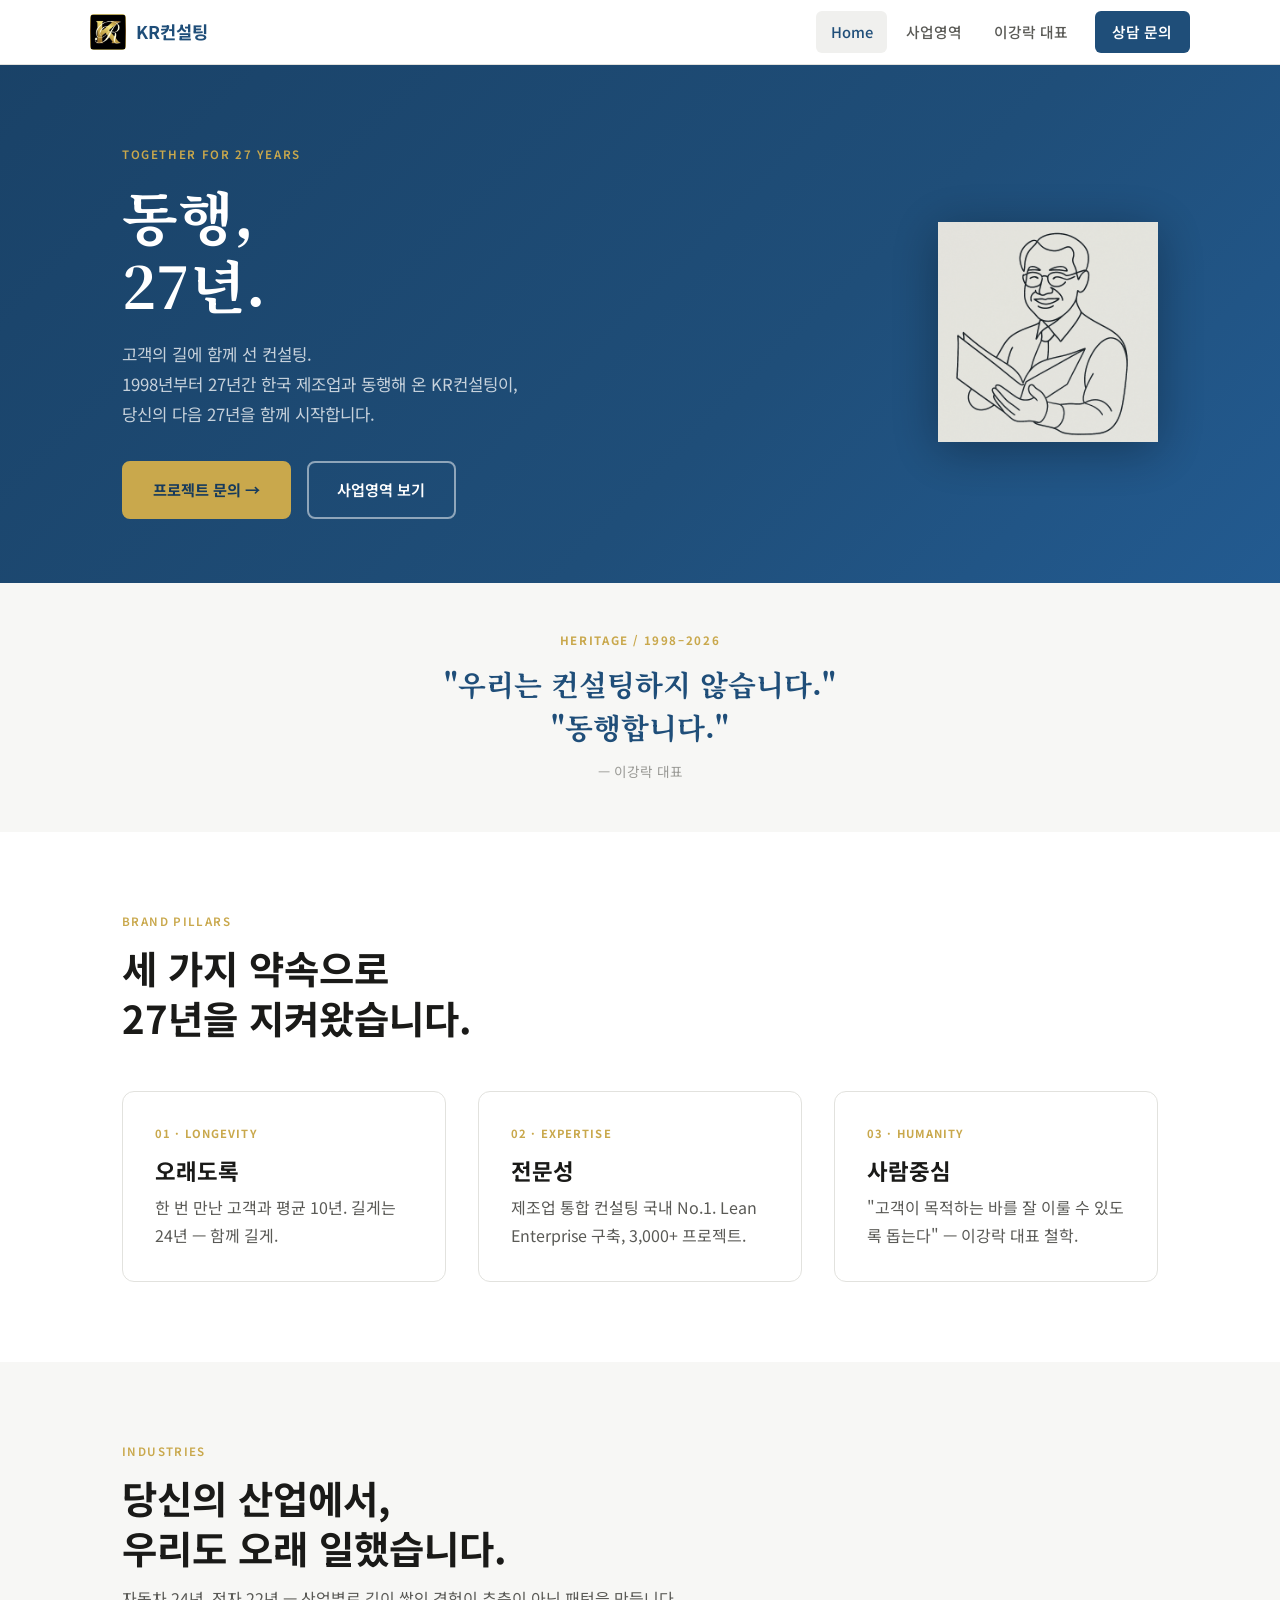
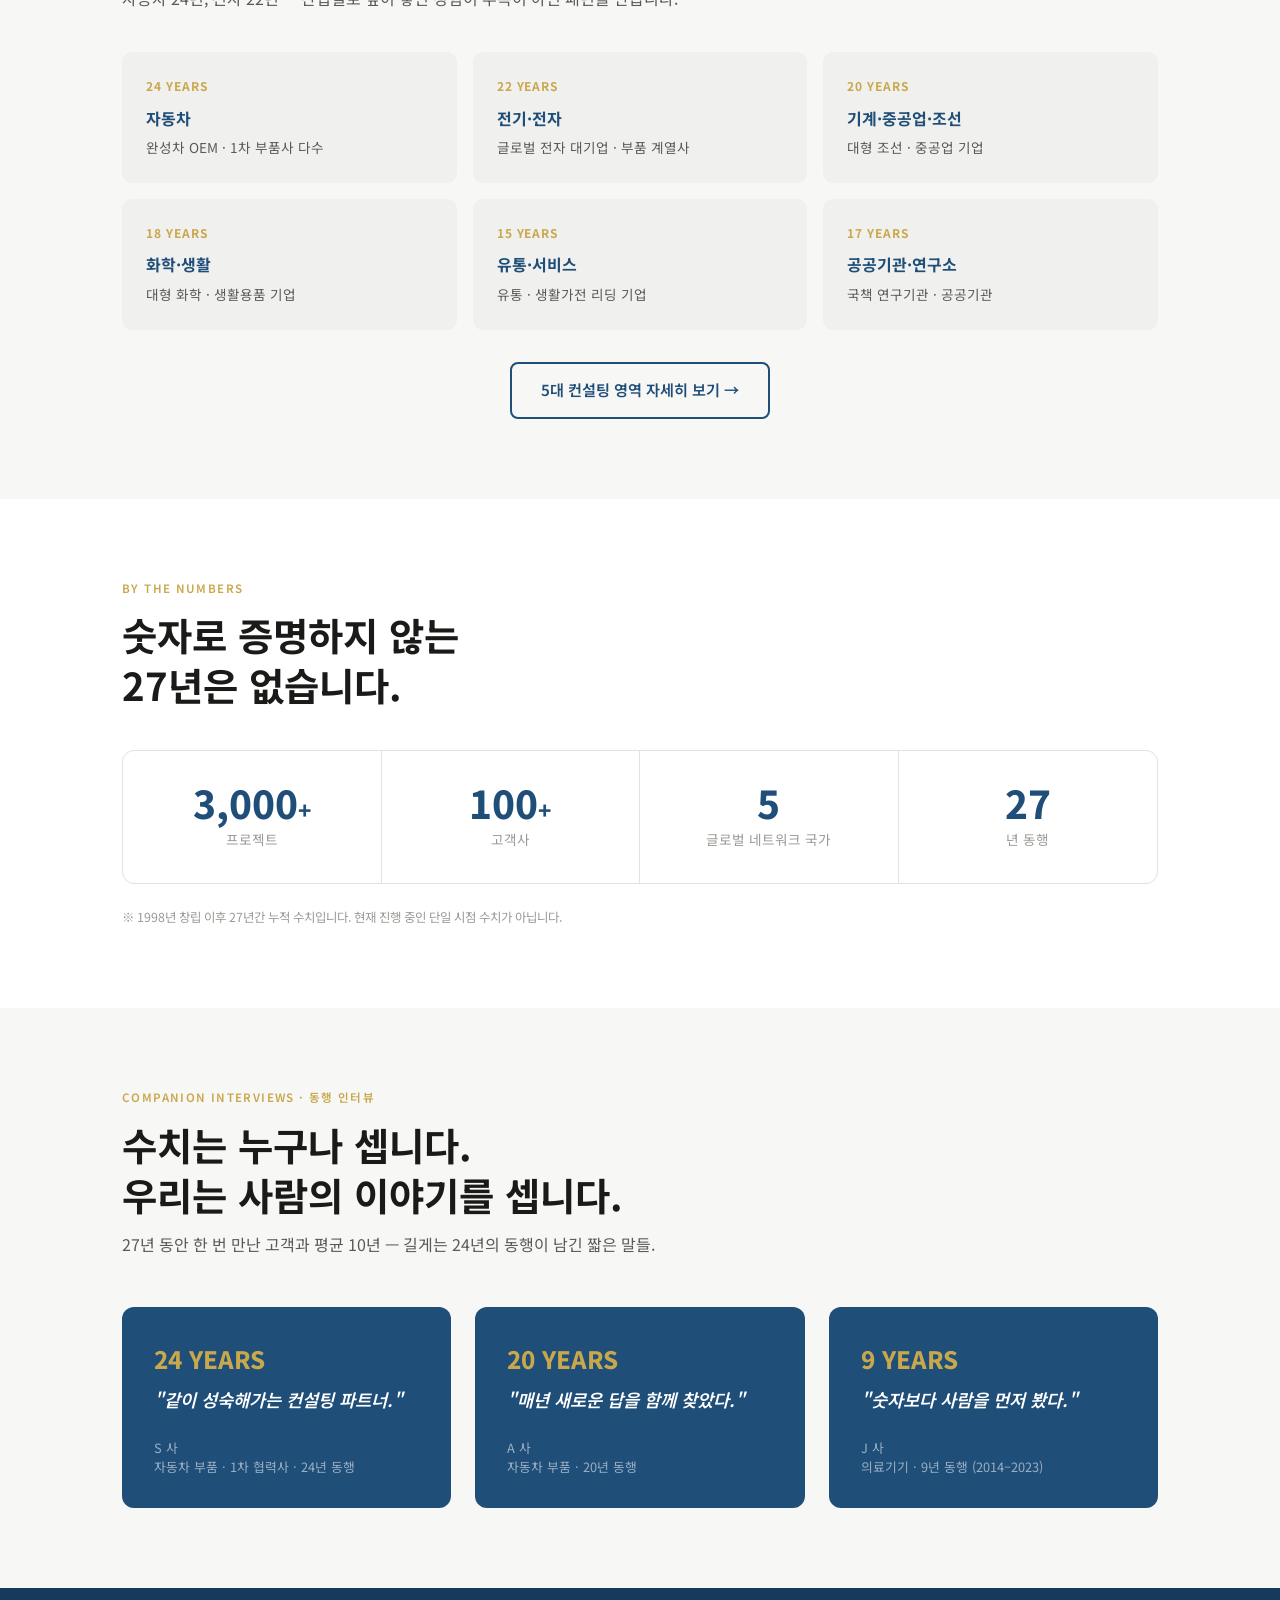
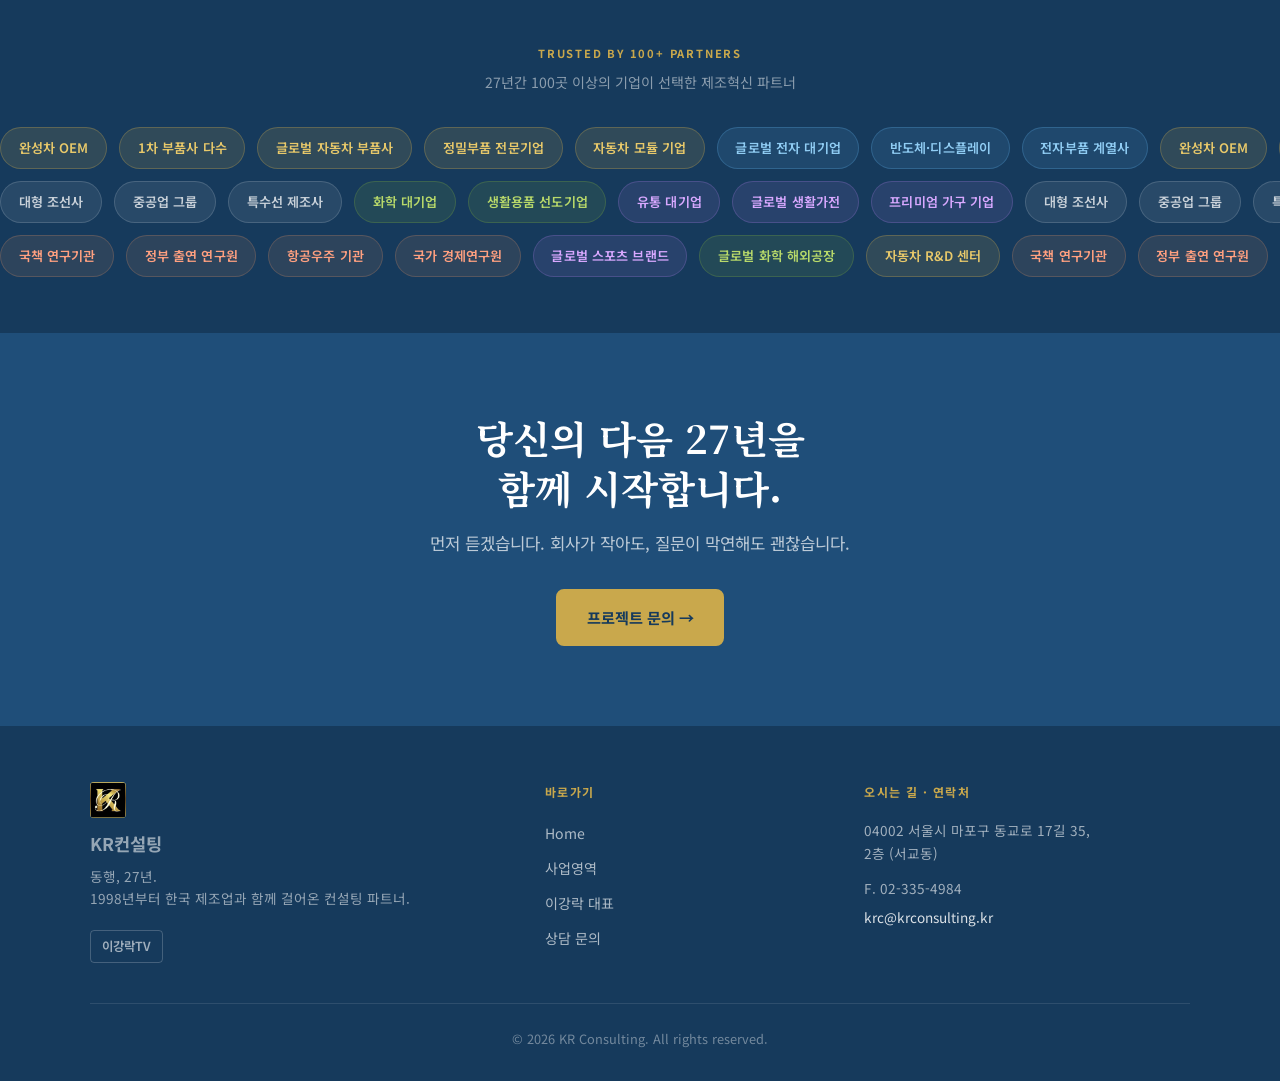
<file: index.html>
<!DOCTYPE html>
<html lang="ko">
<head>
  <meta charset="UTF-8">
  <meta name="viewport" content="width=device-width, initial-scale=1.0">
  <title>KR컨설팅</title>
  <meta name="description" content="제조업 27년 컨설팅 파트너 KR컨설팅 — 제조시스템·원가·품질·전략·R&D 5대 혁신. 누적 3,000+ 프로젝트·100+ 고객사.">
  <meta name="keywords" content="KR컨설팅,이강락,제조업 컨설팅,원가 절감,공장 레이아웃,Lean Enterprise,스마트팩토리,6시그마,TOC,공장 혁신,중소기업 컨설팅,제조혁신">
  <meta name="author" content="KR컨설팅">
  <meta name="robots" content="index, follow">
  <meta name="theme-color" content="#1F4E79">
  <!-- Open Graph -->
  <meta property="og:title" content="KR컨설팅">
  <meta property="og:description" content="1998년부터 27년간 한국 제조업과 동행해 온 컨설팅 파트너. 3,000+ 프로젝트, 100+ 고객사, 5개국 글로벌 네트워크.">
  <meta property="og:type" content="website">
  <meta property="og:url" content="https://krconsulting.kr">
  <meta property="og:locale" content="ko_KR">
  <meta property="og:site_name" content="KR컨설팅">
  <meta property="og:image" content="https://krconsulting.kr/images/kr-logo.jpg">
  <!-- Twitter Card -->
  <meta name="twitter:card" content="summary">
  <meta name="twitter:title" content="KR컨설팅">
  <meta name="twitter:description" content="1998년부터 27년간 한국 제조업과 동행해 온 컨설팅 파트너. 3,000+ 프로젝트, 100+ 고객사.">
  <meta name="twitter:image" content="https://krconsulting.kr/images/kr-logo.jpg">
  <!-- Fonts -->
  <link rel="preconnect" href="https://fonts.googleapis.com">
  <link rel="preconnect" href="https://fonts.gstatic.com" crossorigin>
  <link href="https://fonts.googleapis.com/css2?family=Noto+Sans+KR:wght@400;500;600;700;800&family=Noto+Serif+KR:wght@600;700&display=swap" rel="stylesheet">
  <!-- Stylesheet -->
  <link rel="stylesheet" href="css/style.css">
  <!-- Favicon -->
  <link rel="icon" href="images/kr-logo.jpg">
  <link rel="apple-touch-icon" href="images/kr-logo.jpg">
  <!-- Canonical -->
  <link rel="canonical" href="https://krconsulting.kr">
</head>
<body>

  <a href="#main-content" class="skip-link">본문 바로가기</a>

  <!-- ===== HEADER ===== -->
  <header class="site-header">
    <div class="header-inner">
      <a href="index.html" class="logo-wrap">
        <!-- 이미지: /images/kr-logo.jpg 로 교체 필요 -->
        <img src="images/kr-logo.jpg" alt="KR Consulting 로고" onerror="this.style.display='none'">
        KR컨설팅
      </a>
      <nav class="main-nav" id="main-nav" aria-label="주요 메뉴">
        <a href="index.html" class="active">Home</a>
        <a href="/about/">사업영역</a>
        <a href="/leekangrak/">이강락 대표</a>
        <a href="/contact/" class="nav-cta">상담 문의</a>
      </nav>
      <button class="nav-toggle" id="nav-toggle" aria-label="메뉴 열기" aria-expanded="false" aria-controls="main-nav">
        <svg width="22" height="22" viewBox="0 0 24 24" fill="none" stroke="currentColor" stroke-width="2" stroke-linecap="round" stroke-linejoin="round">
          <line x1="3" y1="6" x2="21" y2="6"/><line x1="3" y1="12" x2="21" y2="12"/><line x1="3" y1="18" x2="21" y2="18"/>
        </svg>
      </button>
    </div>
  </header>

  <main id="main-content">

    <!-- ===== HERO ===== -->
    <section class="hero" aria-label="메인 히어로">
      <div class="hero-inner container" style="max-width:1100px;margin:0 auto;">
        <div>
          <p class="hero-label">Together for 27 Years</p>
          <h1 class="serif">동행,<br> 27년.</h1>
          <p class="hero-sub">
            고객의 길에 함께 선 컨설팅.<br>
            1998년부터 27년간 한국 제조업과 동행해 온 KR컨설팅이,<br>
            당신의 다음 27년을 함께 시작합니다.
          </p>
          <div class="hero-actions">
            <a href="/contact/" class="btn btn-gold">프로젝트 문의 →</a>
            <a href="/about/" class="btn btn-ghost">사업영역 보기</a>
          </div>
        </div>
        <!-- 이미지: /images/leekangrak-C.png 로 교체 필요 -->
        <img
          class="hero-img"
          src="images/leekangrak-C.png"
          alt="이강락 대표 캐리커처"
          onerror="this.style.display='none'"
        >
      </div>
    </section>

    <!-- ===== QUOTE ===== -->
    <section class="section-sm bg-off-white">
      <div class="container" style="max-width:1100px;margin:0 auto;text-align:center;">
        <p style="font-size:0.72rem;font-weight:700;letter-spacing:0.14em;text-transform:uppercase;color:#C9A84C;margin-bottom:0.75rem;">Heritage / 1998–2026</p>
        <blockquote style="font-size:clamp(1.2rem,2.5vw,1.8rem);font-weight:700;color:#1F4E79;font-family:'Noto Serif KR',serif;line-height:1.5;max-width:640px;margin:0 auto 0.75rem;">
          "우리는 컨설팅하지 않습니다."<br>"동행합니다."
        </blockquote>
        <p style="font-size:0.85rem;color:#9a9a96;">— 이강락 대표</p>
      </div>
    </section>

    <!-- ===== BRAND PILLARS ===== -->
    <section class="section">
      <div class="container" style="max-width:1100px;margin:0 auto;">
        <p class="section-label">Brand Pillars</p>
        <h2>세 가지 약속으로<br>27년을 지켜왔습니다.</h2>
        <div class="pillars-grid">
          <div class="pillar-card">
            <p class="pillar-num">01 · LONGEVITY</p>
            <h3>오래도록</h3>
            <p>한 번 만난 고객과 평균 10년. 길게는 24년 — 함께 길게.</p>
          </div>
          <div class="pillar-card">
            <p class="pillar-num">02 · EXPERTISE</p>
            <h3>전문성</h3>
            <p>제조업 통합 컨설팅 국내 No.1. Lean Enterprise 구축, 3,000+ 프로젝트.</p>
          </div>
          <div class="pillar-card">
            <p class="pillar-num">03 · HUMANITY</p>
            <h3>사람중심</h3>
            <p>"고객이 목적하는 바를 잘 이룰 수 있도록 돕는다" — 이강락 대표 철학.</p>
          </div>
        </div>
      </div>
    </section>

    <!-- ===== INDUSTRIES ===== -->
    <section class="section bg-off-white">
      <div class="container" style="max-width:1100px;margin:0 auto;">
        <p class="section-label">Industries</p>
        <h2>당신의 산업에서,<br>우리도 오래 일했습니다.</h2>
        <p style="margin-top:0.75rem;max-width:560px;">자동차 24년, 전자 22년 — 산업별로 깊이 쌓인 경험이 추측이 아닌 패턴을 만듭니다.</p>
        <div class="industries-grid">
          <div class="industry-card">
            <p class="industry-years">24 YEARS</p>
            <p class="industry-name">자동차</p>
            <p class="industry-desc">완성차 OEM · 1차 부품사 다수</p>
          </div>
          <div class="industry-card">
            <p class="industry-years">22 YEARS</p>
            <p class="industry-name">전기·전자</p>
            <p class="industry-desc">글로벌 전자 대기업 · 부품 계열사</p>
          </div>
          <div class="industry-card">
            <p class="industry-years">20 YEARS</p>
            <p class="industry-name">기계·중공업·조선</p>
            <p class="industry-desc">대형 조선 · 중공업 기업</p>
          </div>
          <div class="industry-card">
            <p class="industry-years">18 YEARS</p>
            <p class="industry-name">화학·생활</p>
            <p class="industry-desc">대형 화학 · 생활용품 기업</p>
          </div>
          <div class="industry-card">
            <p class="industry-years">15 YEARS</p>
            <p class="industry-name">유통·서비스</p>
            <p class="industry-desc">유통 · 생활가전 리딩 기업</p>
          </div>
          <div class="industry-card">
            <p class="industry-years">17 YEARS</p>
            <p class="industry-name">공공기관·연구소</p>
            <p class="industry-desc">국책 연구기관 · 공공기관</p>
          </div>
        </div>
        <p style="text-align:center;margin-top:2rem;">
          <a href="/about/" class="btn btn-outline">5대 컨설팅 영역 자세히 보기 →</a>
        </p>
      </div>
    </section>

    <!-- ===== STATS ===== -->
    <section class="section">
      <div class="container" style="max-width:1100px;margin:0 auto;">
        <p class="section-label">By the Numbers</p>
        <h2>숫자로 증명하지 않는<br>27년은 없습니다.</h2>
        <div class="stats-grid" style="margin-top:2.5rem;">
          <div class="stat-item">
            <div class="stat-num">3,000<span style="font-size:1.4rem;">+</span></div>
            <div class="stat-label">프로젝트</div>
          </div>
          <div class="stat-item">
            <div class="stat-num">100<span style="font-size:1.4rem;">+</span></div>
            <div class="stat-label">고객사</div>
          </div>
          <div class="stat-item">
            <div class="stat-num">5</div>
            <div class="stat-label">글로벌 네트워크 국가</div>
          </div>
          <div class="stat-item">
            <div class="stat-num">27</div>
            <div class="stat-label">년 동행</div>
          </div>
        </div>
        <p class="notice">※ 1998년 창립 이후 27년간 누적 수치입니다. 현재 진행 중인 단일 시점 수치가 아닙니다.</p>
      </div>
    </section>

    <!-- ===== TESTIMONIALS ===== -->
    <section class="section bg-off-white">
      <div class="container" style="max-width:1100px;margin:0 auto;">
        <p class="section-label">Companion Interviews · 동행 인터뷰</p>
        <h2>수치는 누구나 셉니다.<br>우리는 사람의 이야기를 셉니다.</h2>
        <p style="margin-top:0.75rem;max-width:560px;">27년 동안 한 번 만난 고객과 평균 10년 — 길게는 24년의 동행이 남긴 짧은 말들.</p>
        <div class="testimonials-grid">
          <div class="testimonial-card">
            <div class="testimonial-years">24 YEARS</div>
            <p class="testimonial-quote">"같이 성숙해가는 컨설팅 파트너."</p>
            <p class="testimonial-source">S 사<br>자동차 부품 · 1차 협력사 · 24년 동행</p>
          </div>
          <div class="testimonial-card">
            <div class="testimonial-years">20 YEARS</div>
            <p class="testimonial-quote">"매년 새로운 답을 함께 찾았다."</p>
            <p class="testimonial-source">A 사<br>자동차 부품 · 20년 동행</p>
          </div>
          <div class="testimonial-card">
            <div class="testimonial-years">9 YEARS</div>
            <p class="testimonial-quote">"숫자보다 사람을 먼저 봤다."</p>
            <p class="testimonial-source">J 사<br>의료기기 · 9년 동행 (2014–2023)</p>
          </div>
        </div>
      </div>
    </section>

    <!-- ===== TRUSTED BY ===== -->
    <section style="background:#163a5c;padding:3.5rem 0;overflow:hidden;">
      <div style="max-width:1100px;margin:0 auto;padding:0 2rem;text-align:center;margin-bottom:2rem;">
        <p style="font-size:0.7rem;font-weight:700;letter-spacing:0.16em;text-transform:uppercase;color:#C9A84C;margin-bottom:0.5rem;">Trusted by 100+ partners</p>
        <p style="font-size:0.88rem;color:rgba(255,255,255,0.5);">27년간 100곳 이상의 기업이 선택한 제조혁신 파트너</p>
      </div>

      <!-- Row 1 — 왼쪽 방향 -->
      <div style="overflow:hidden;margin-bottom:0.75rem;">
        <div class="partner-track track-left" style="display:flex;gap:0.75rem;white-space:nowrap;animation:trackLeft 28s linear infinite;">
          <div class="partner-pill auto">완성차 OEM</div>
          <div class="partner-pill auto">1차 부품사 다수</div>
          <div class="partner-pill auto">글로벌 자동차 부품사</div>
          <div class="partner-pill auto">정밀부품 전문기업</div>
          <div class="partner-pill auto">자동차 모듈 기업</div>
          <div class="partner-pill elec">글로벌 전자 대기업</div>
          <div class="partner-pill elec">반도체·디스플레이</div>
          <div class="partner-pill elec">전자부품 계열사</div>
          <!-- duplicate -->
          <div class="partner-pill auto">완성차 OEM</div>
          <div class="partner-pill auto">1차 부품사 다수</div>
          <div class="partner-pill auto">글로벌 자동차 부품사</div>
          <div class="partner-pill auto">정밀부품 전문기업</div>
          <div class="partner-pill auto">자동차 모듈 기업</div>
          <div class="partner-pill elec">글로벌 전자 대기업</div>
          <div class="partner-pill elec">반도체·디스플레이</div>
          <div class="partner-pill elec">전자부품 계열사</div>
        </div>
      </div>

      <!-- Row 2 — 오른쪽 방향 -->
      <div style="overflow:hidden;margin-bottom:0.75rem;">
        <div class="partner-track track-right" style="display:flex;gap:0.75rem;white-space:nowrap;animation:trackRight 32s linear infinite;">
          <div class="partner-pill heavy">대형 조선사</div>
          <div class="partner-pill heavy">중공업 그룹</div>
          <div class="partner-pill heavy">특수선 제조사</div>
          <div class="partner-pill chem">화학 대기업</div>
          <div class="partner-pill chem">생활용품 선도기업</div>
          <div class="partner-pill dist">유통 대기업</div>
          <div class="partner-pill dist">글로벌 생활가전</div>
          <div class="partner-pill dist">프리미엄 가구 기업</div>
          <!-- duplicate -->
          <div class="partner-pill heavy">대형 조선사</div>
          <div class="partner-pill heavy">중공업 그룹</div>
          <div class="partner-pill heavy">특수선 제조사</div>
          <div class="partner-pill chem">화학 대기업</div>
          <div class="partner-pill chem">생활용품 선도기업</div>
          <div class="partner-pill dist">유통 대기업</div>
          <div class="partner-pill dist">글로벌 생활가전</div>
          <div class="partner-pill dist">프리미엄 가구 기업</div>
        </div>
      </div>

      <!-- Row 3 — 왼쪽 방향 (느림) -->
      <div style="overflow:hidden;">
        <div class="partner-track track-left" style="display:flex;gap:0.75rem;white-space:nowrap;animation:trackLeft 40s linear infinite;">
          <div class="partner-pill pub">국책 연구기관</div>
          <div class="partner-pill pub">정부 출연 연구원</div>
          <div class="partner-pill pub">항공우주 기관</div>
          <div class="partner-pill pub">국가 경제연구원</div>
          <div class="partner-pill dist">글로벌 스포츠 브랜드</div>
          <div class="partner-pill chem">글로벌 화학 해외공장</div>
          <div class="partner-pill auto">자동차 R&amp;D 센터</div>
          <!-- duplicate -->
          <div class="partner-pill pub">국책 연구기관</div>
          <div class="partner-pill pub">정부 출연 연구원</div>
          <div class="partner-pill pub">항공우주 기관</div>
          <div class="partner-pill pub">국가 경제연구원</div>
          <div class="partner-pill dist">글로벌 스포츠 브랜드</div>
          <div class="partner-pill chem">글로벌 화학 해외공장</div>
          <div class="partner-pill auto">자동차 R&amp;D 센터</div>
        </div>
      </div>
    </section>

    <style>
    .partner-pill {
      display:inline-flex;
      align-items:center;
      padding:0.55rem 1.1rem;
      border-radius:100px;
      font-size:0.82rem;
      font-weight:600;
      letter-spacing:0.01em;
      flex-shrink:0;
      white-space:nowrap;
    }
    .partner-pill.auto  { background:rgba(201,168,76,0.15); color:#e8c96a; border:1px solid rgba(201,168,76,0.3); }
    .partner-pill.elec  { background:rgba(99,179,237,0.12); color:#90cdf4; border:1px solid rgba(99,179,237,0.25); }
    .partner-pill.heavy { background:rgba(255,255,255,0.08); color:rgba(255,255,255,0.75); border:1px solid rgba(255,255,255,0.15); }
    .partner-pill.chem  { background:rgba(154,205,50,0.1); color:#b8d96a; border:1px solid rgba(154,205,50,0.2); }
    .partner-pill.dist  { background:rgba(200,140,255,0.1); color:#d8a8ff; border:1px solid rgba(200,140,255,0.2); }
    .partner-pill.pub   { background:rgba(255,160,100,0.1); color:#ffa080; border:1px solid rgba(255,160,100,0.2); }
    @keyframes trackLeft  { from{transform:translateX(0)} to{transform:translateX(-50%)} }
    @keyframes trackRight { from{transform:translateX(-50%)} to{transform:translateX(0)} }
    </style>

    <!-- ===== CTA ===== -->
    <section class="cta-banner">
      <div class="container" style="max-width:700px;margin:0 auto;">
        <h2 class="serif">당신의 다음 27년을<br>함께 시작합니다.</h2>
        <p>먼저 듣겠습니다. 회사가 작아도, 질문이 막연해도 괜찮습니다.</p>
        <div class="cta-actions">
          <a href="/contact/" class="btn btn-gold">프로젝트 문의 →</a>        </div>
      </div>
    </section>

  </main>

  <!-- ===== FOOTER ===== -->
  <footer class="site-footer">
    <div class="footer-inner">
      <div class="footer-brand">
        <img src="images/kr-logo.jpg" alt="KR Consulting 로고" onerror="this.style.display='none'">
        <p class="brand-name">KR컨설팅</p>
        <p>동행, 27년.<br>1998년부터 한국 제조업과 함께 걸어온 컨설팅 파트너.</p>
        <div class="footer-social" style="margin-top:1.25rem;">          <a href="https://www.youtube.com/@leekrtv" class="social-link" target="_blank" rel="noopener">이강락TV</a>        </div>
      </div>
      <div class="footer-col">
        <h4>바로가기</h4>
        <ul>
          <li><a href="index.html">Home</a></li>
          <li><a href="/about/">사업영역</a></li>
          <li><a href="/leekangrak/">이강락 대표</a></li>
          <li><a href="/contact/">상담 문의</a></li>
        </ul>
      </div>
      <div class="footer-col">
        <h4>오시는 길 · 연락처</h4>
        <address>
          <p>04002 서울시 마포구 동교로 17길 35,<br>2층 (서교동)</p>
          <p style="margin-top:0.75rem;">F. 02-335-4984</p>          <p style="margin-top:0.35rem;">
            <a href="mailto:krc@krconsulting.kr">krc@krconsulting.kr</a>
          </p>
        </address>
      </div>
    </div>
    <div class="footer-bottom" style="justify-content:center;">
      <p>© 2026 KR Consulting. All rights reserved.</p>    </div>
  </footer>

  <script>
    // Mobile nav toggle
    const toggle = document.getElementById('nav-toggle');
    const nav    = document.getElementById('main-nav');
    toggle.addEventListener('click', () => {
      const open = nav.classList.toggle('open');
      toggle.setAttribute('aria-expanded', open);
    });
  </script>
</body>
</html>
</file>
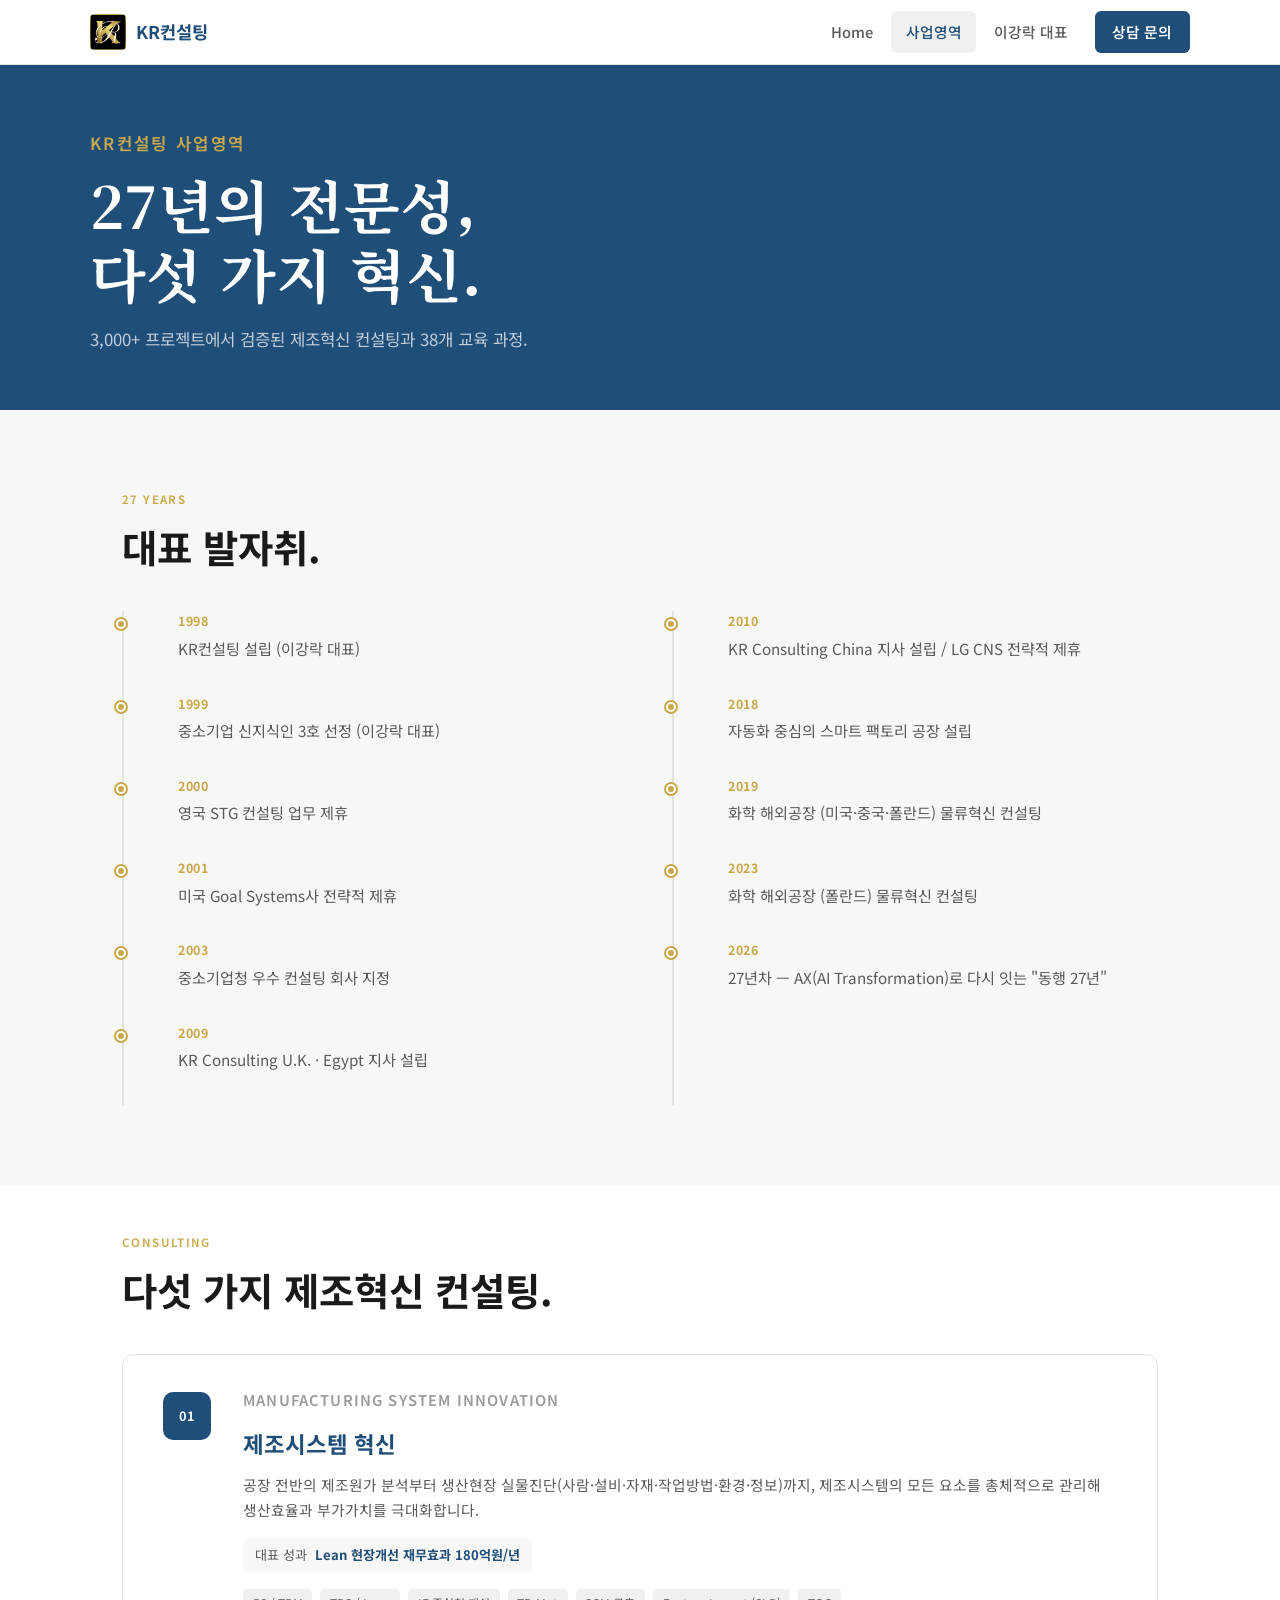
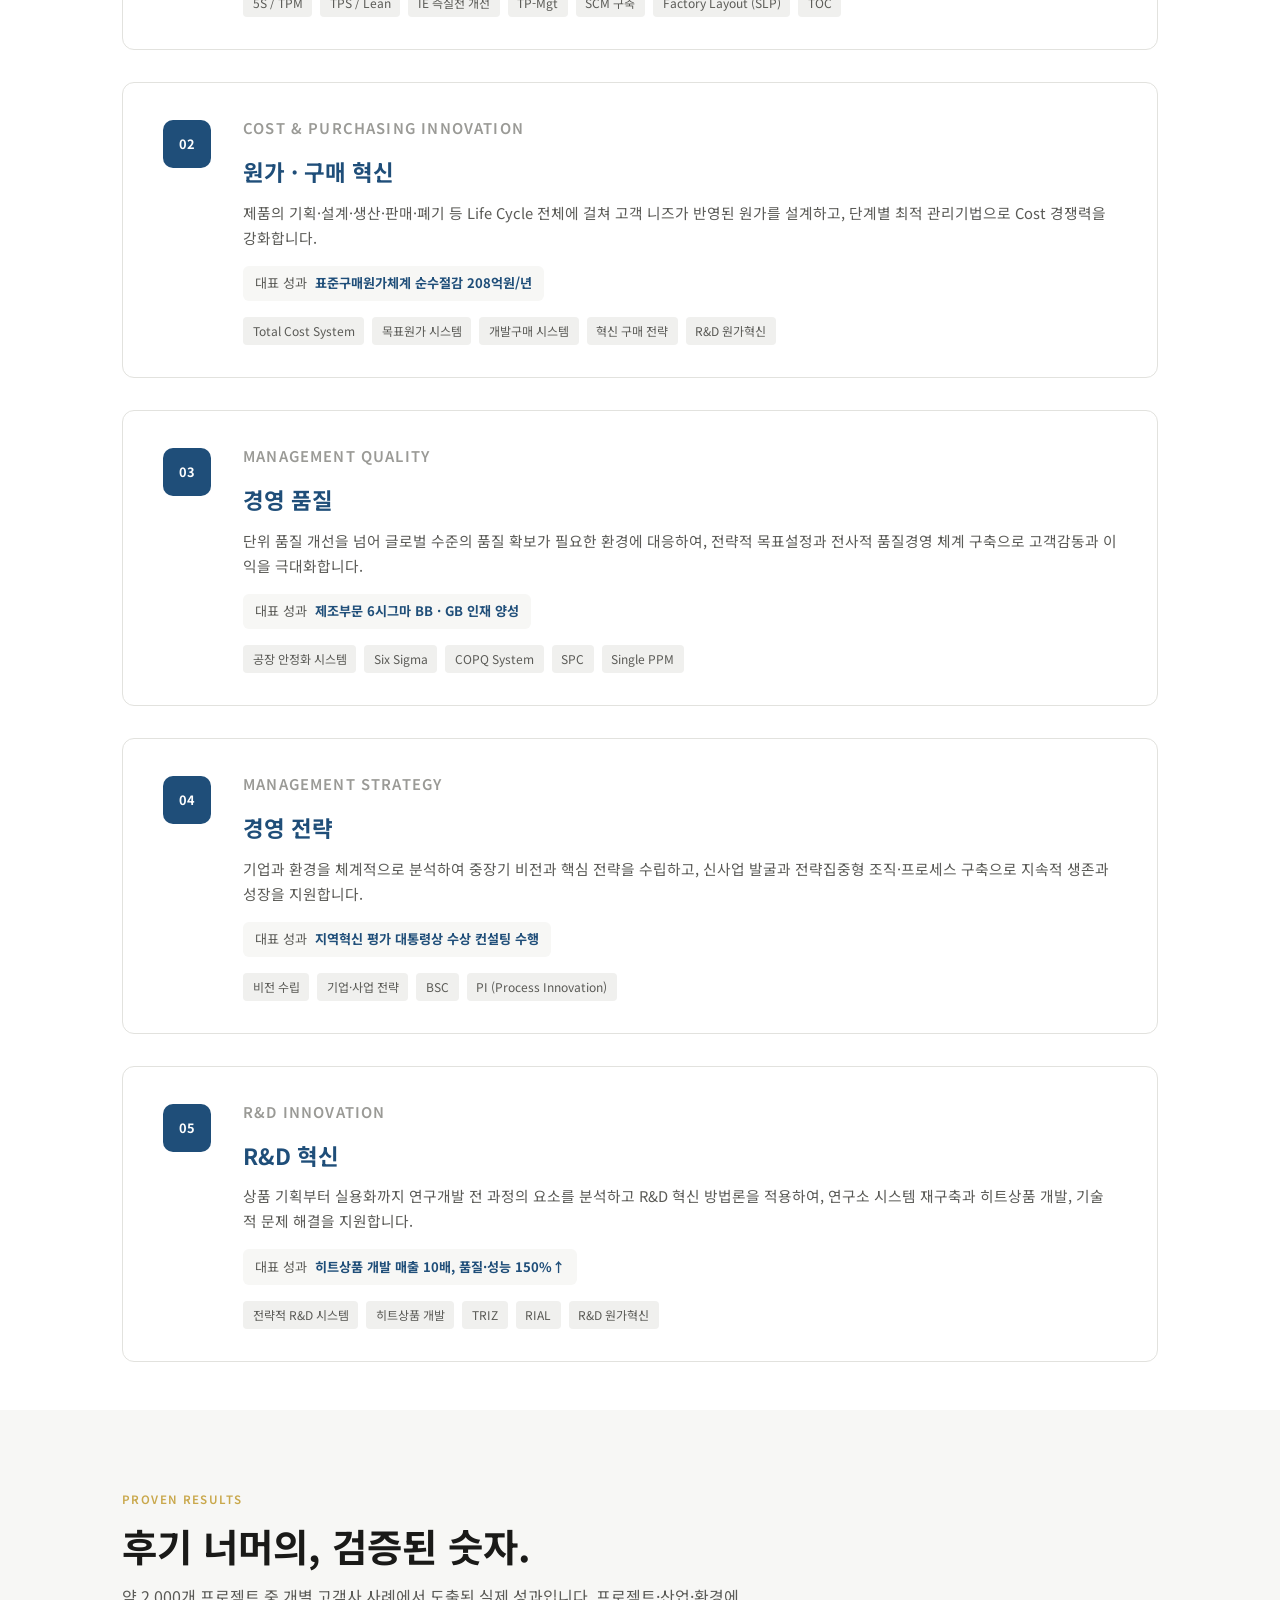
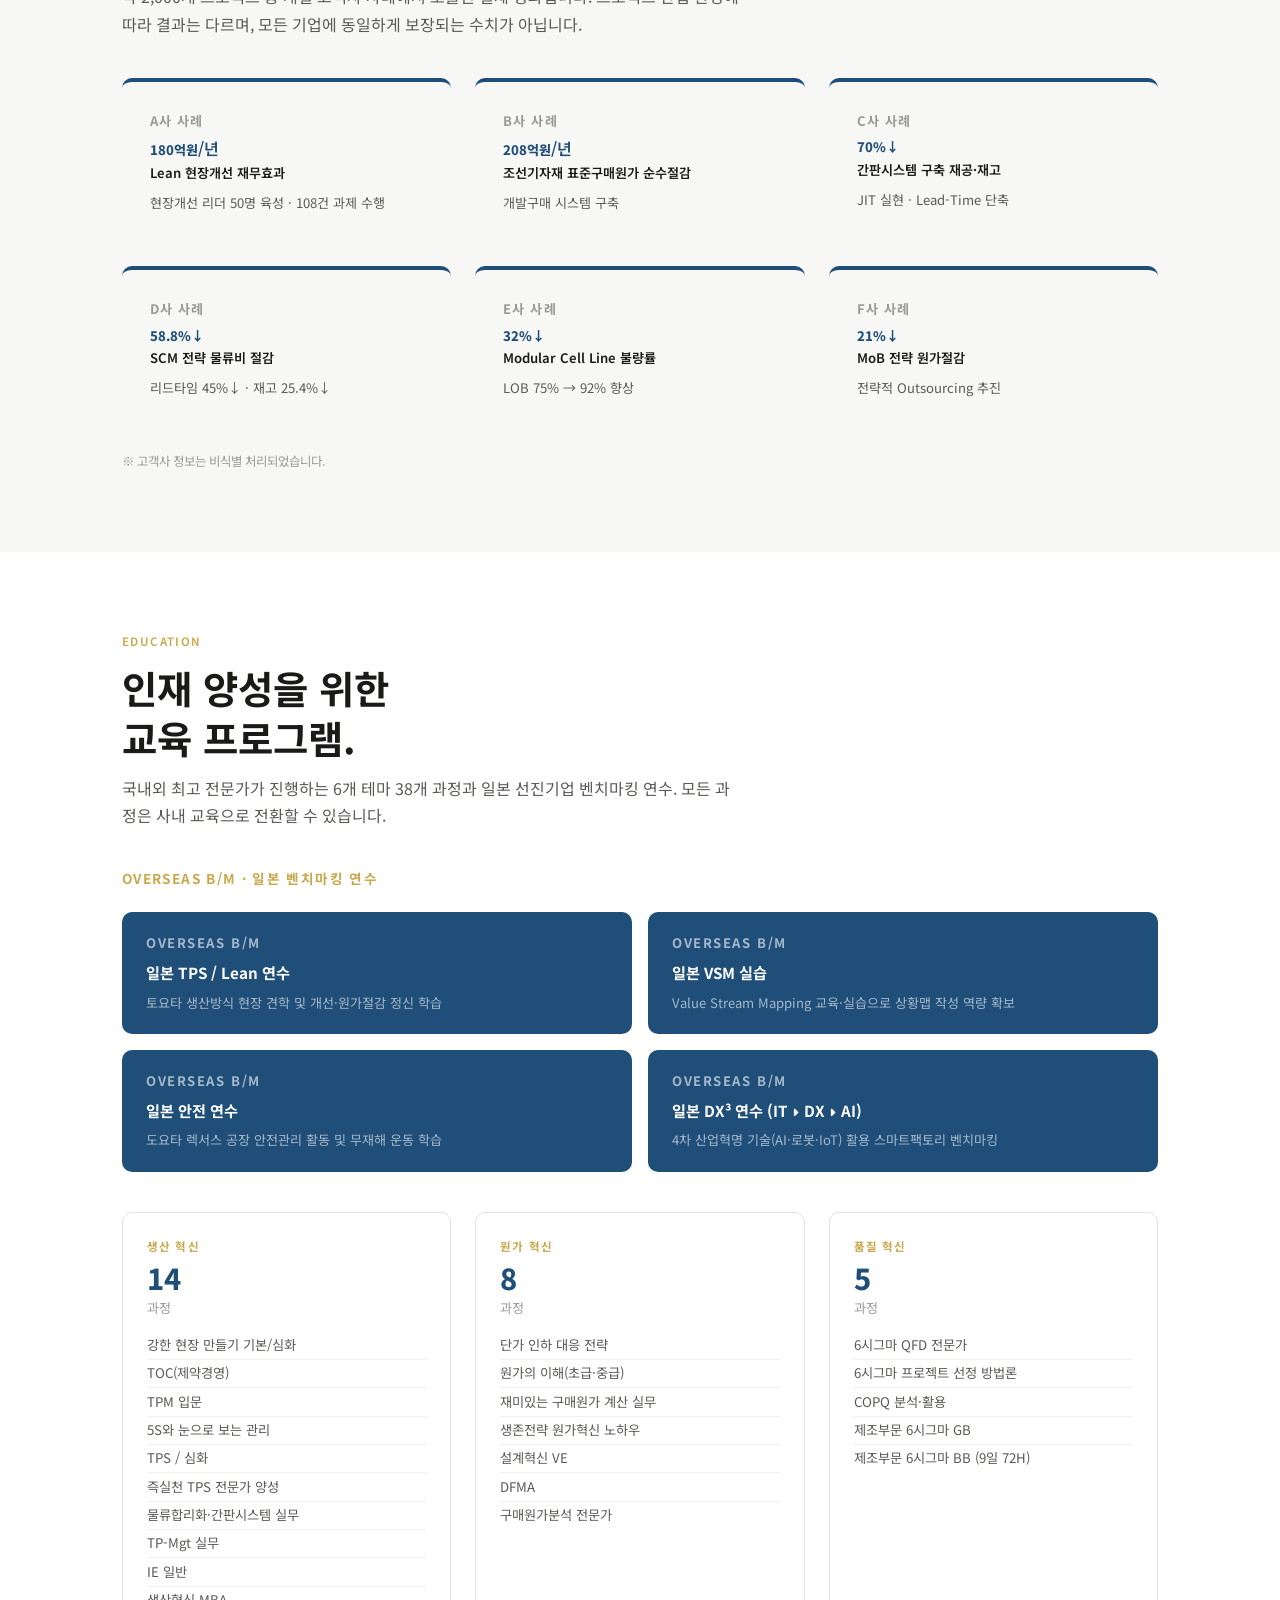
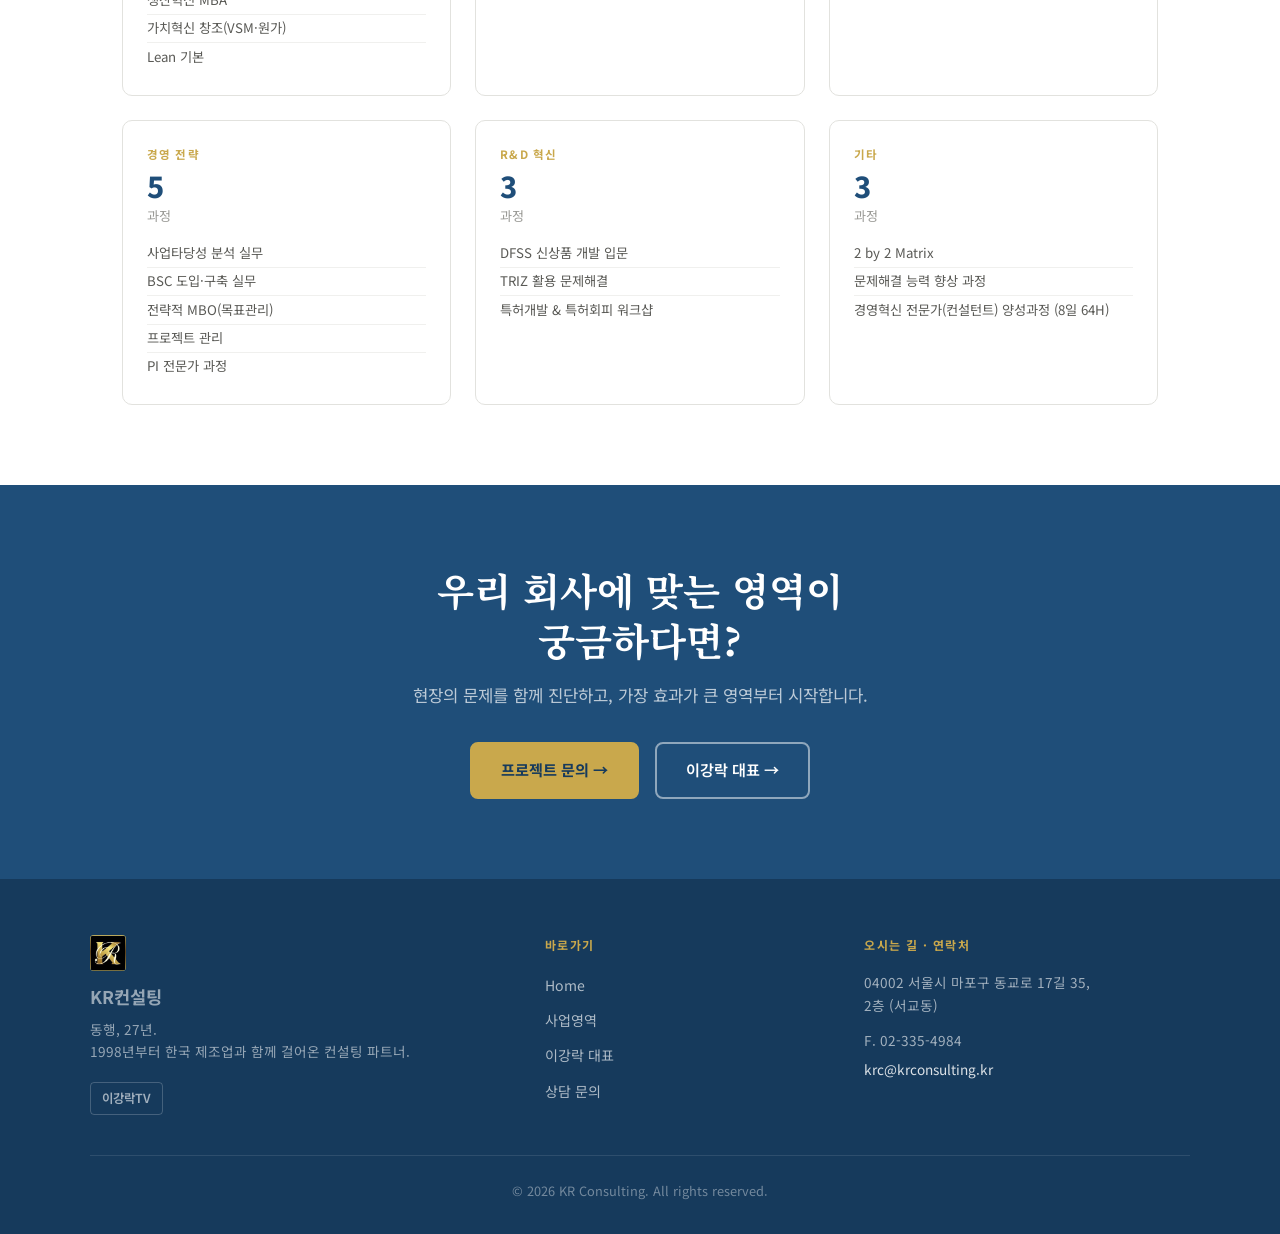
<file: about/index.html>
<!DOCTYPE html>
<html lang="ko">
<head>
  <meta charset="UTF-8">
  <meta name="viewport" content="width=device-width, initial-scale=1.0">
  <title>KR컨설팅 - 사업영역</title>
  <meta name="description" content="KR컨설팅 5대 제조혁신 컨설팅 영역 — 제조시스템, 원가·구매, 경영품질, 경영전략, R&D혁신. 38개 교육 과정과 이강락 대표 27년 발자취.">
  <meta name="keywords" content="KR컨설팅,이강락,제조업 컨설팅,원가 절감,공장 레이아웃,Lean Enterprise,스마트팩토리,6시그마,TOC,제조시스템혁신,경영품질,R&D혁신,중소기업 컨설팅">
  <meta name="author" content="KR컨설팅">
  <meta name="robots" content="index, follow">
  <meta name="theme-color" content="#1F4E79">
  <meta property="og:title" content="KR컨설팅 - 사업영역">
  <meta property="og:description" content="제조시스템·원가·품질·전략·R&D 5대 혁신 컨설팅과 이강락 대표 27년 발자취.">
  <meta property="og:type" content="website">
  <meta property="og:url" content="https://krconsulting.kr/about">
  <meta property="og:locale" content="ko_KR">
  <meta property="og:site_name" content="KR컨설팅">
  <meta property="og:image" content="https://krconsulting.kr/images/kr-logo.jpg">
  <!-- Twitter Card -->
  <meta name="twitter:card" content="summary">
  <meta name="twitter:title" content="KR컨설팅 - 사업영역">
  <meta name="twitter:description" content="제조시스템·원가·품질·전략·R&D 5대 혁신 컨설팅과 이강락 대표 27년 발자취.">
  <meta name="twitter:image" content="https://krconsulting.kr/images/kr-logo.jpg">
  <link rel="preconnect" href="https://fonts.googleapis.com">
  <link rel="preconnect" href="https://fonts.gstatic.com" crossorigin>
  <link href="https://fonts.googleapis.com/css2?family=Noto+Sans+KR:wght@400;500;600;700;800&family=Noto+Serif+KR:wght@600;700&display=swap" rel="stylesheet">
  <link rel="stylesheet" href="../css/style.css">
  <!-- Favicon -->
  <link rel="icon" href="../images/kr-logo.jpg">
  <link rel="apple-touch-icon" href="../images/kr-logo.jpg">
  <link rel="canonical" href="https://krconsulting.kr/about">
</head>
<body>

  <a href="#main-content" class="skip-link">본문 바로가기</a>

  <!-- ===== HEADER ===== -->
  <header class="site-header">
    <div class="header-inner">
      <a href="../" class="logo-wrap">
        <img src="../images/kr-logo.jpg" alt="KR Consulting 로고" onerror="this.style.display='none'">
        KR컨설팅
      </a>
      <nav class="main-nav" id="main-nav" aria-label="주요 메뉴">
        <a href="../">Home</a>
        <a href="../about/" class="active">사업영역</a>
        <a href="../leekangrak/">이강락 대표</a>
        <a href="../contact/" class="nav-cta">상담 문의</a>
      </nav>
      <button class="nav-toggle" id="nav-toggle" aria-label="메뉴 열기" aria-expanded="false" aria-controls="main-nav">
        <svg width="22" height="22" viewBox="0 0 24 24" fill="none" stroke="currentColor" stroke-width="2" stroke-linecap="round" stroke-linejoin="round">
          <line x1="3" y1="6" x2="21" y2="6"/><line x1="3" y1="12" x2="21" y2="12"/><line x1="3" y1="18" x2="21" y2="18"/>
        </svg>
      </button>
    </div>
  </header>

  <main id="main-content">

    <!-- ===== PAGE HERO ===== -->
    <section class="page-hero">
      <div class="page-hero-inner">
        <p class="hero-label">KR컨설팅 사업영역</p>
        <h1 class="serif">27년의 전문성,<br>다섯 가지 혁신.</h1>
        <p style="margin-top:1rem;color:rgba(255,255,255,0.72);font-size:1.05rem;max-width:560px;line-height:1.8;">
          3,000+ 프로젝트에서 검증된 제조혁신 컨설팅과 38개 교육 과정.
        </p>
      </div>
    </section>

    <!-- ===== TIMELINE ===== -->
    <section class="section bg-off-white">
      <div class="container" style="max-width:1100px;margin:0 auto;">
        <p class="section-label">27 Years</p>
        <h2>대표 발자취.</h2>
        <div style="display:grid;grid-template-columns:1fr 1fr;gap:0 4rem;">
          <div class="timeline">
            <div class="timeline-item">
              <p class="timeline-year">1998</p>
              <p class="timeline-text">KR컨설팅 설립 (이강락 대표)</p>
            </div>
            <div class="timeline-item">
              <p class="timeline-year">1999</p>
              <p class="timeline-text">중소기업 신지식인 3호 선정 (이강락 대표)</p>
            </div>
            <div class="timeline-item">
              <p class="timeline-year">2000</p>
              <p class="timeline-text">영국 STG 컨설팅 업무 제휴</p>
            </div>
            <div class="timeline-item">
              <p class="timeline-year">2001</p>
              <p class="timeline-text">미국 Goal Systems사 전략적 제휴</p>
            </div>
            <div class="timeline-item">
              <p class="timeline-year">2003</p>
              <p class="timeline-text">중소기업청 우수 컨설팅 회사 지정</p>
            </div>
            <div class="timeline-item">
              <p class="timeline-year">2009</p>
              <p class="timeline-text">KR Consulting U.K. · Egypt 지사 설립</p>
            </div>
          </div>
          <div class="timeline">
            <div class="timeline-item">
              <p class="timeline-year">2010</p>
              <p class="timeline-text">KR Consulting China 지사 설립 / LG CNS 전략적 제휴</p>
            </div>
            <div class="timeline-item">
              <p class="timeline-year">2018</p>
              <p class="timeline-text">자동화 중심의 스마트 팩토리 공장 설립</p>
            </div>
            <div class="timeline-item">
              <p class="timeline-year">2019</p>
              <p class="timeline-text">화학 해외공장 (미국·중국·폴란드) 물류혁신 컨설팅</p>
            </div>
            <div class="timeline-item">
              <p class="timeline-year">2023</p>
              <p class="timeline-text">화학 해외공장 (폴란드) 물류혁신 컨설팅</p>
            </div>
            <div class="timeline-item">
              <p class="timeline-year">2026</p>
              <p class="timeline-text">27년차 — AX(AI Transformation)로 다시 잇는 "동행 27년"</p>
            </div>
          </div>
        </div>
      </div>
    </section>

    <!-- ===== 5 CONSULTING AREAS ===== -->
    <section class="section-sm">
      <div class="container" style="max-width:1100px;margin:0 auto;">
        <p class="section-label">Consulting</p>
        <h2>다섯 가지 제조혁신 컨설팅.</h2>
        <div class="services-grid">

          <!-- 01 -->
          <div class="service-card">
            <div class="service-num-col">
              <div class="service-badge">01</div>
            </div>
            <div>
              <p class="service-en">Manufacturing System Innovation</p>
              <h3>제조시스템 혁신</h3>
              <p>공장 전반의 제조원가 분석부터 생산현장 실물진단(사람·설비·자재·작업방법·환경·정보)까지, 제조시스템의 모든 요소를 총체적으로 관리해 생산효율과 부가가치를 극대화합니다.</p>
              <div class="service-result">
                <span>대표 성과</span>
                <strong>Lean 현장개선 재무효과 180억원/년</strong>
              </div>
              <div class="methods">
                <span class="method-tag">5S / TPM</span>
                <span class="method-tag">TPS / Lean</span>
                <span class="method-tag">IE 즉실천 개선</span>
                <span class="method-tag">TP-Mgt</span>
                <span class="method-tag">SCM 구축</span>
                <span class="method-tag">Factory Layout (SLP)</span>
                <span class="method-tag">TOC</span>
              </div>
            </div>
          </div>

          <!-- 02 -->
          <div class="service-card">
            <div class="service-num-col">
              <div class="service-badge">02</div>
            </div>
            <div>
              <p class="service-en">Cost &amp; Purchasing Innovation</p>
              <h3>원가 · 구매 혁신</h3>
              <p>제품의 기획·설계·생산·판매·폐기 등 Life Cycle 전체에 걸쳐 고객 니즈가 반영된 원가를 설계하고, 단계별 최적 관리기법으로 Cost 경쟁력을 강화합니다.</p>
              <div class="service-result">
                <span>대표 성과</span>
                <strong>표준구매원가체계 순수절감 208억원/년</strong>
              </div>
              <div class="methods">
                <span class="method-tag">Total Cost System</span>
                <span class="method-tag">목표원가 시스템</span>
                <span class="method-tag">개발구매 시스템</span>
                <span class="method-tag">혁신 구매 전략</span>
                <span class="method-tag">R&amp;D 원가혁신</span>
              </div>
            </div>
          </div>

          <!-- 03 -->
          <div class="service-card">
            <div class="service-num-col">
              <div class="service-badge">03</div>
            </div>
            <div>
              <p class="service-en">Management Quality</p>
              <h3>경영 품질</h3>
              <p>단위 품질 개선을 넘어 글로벌 수준의 품질 확보가 필요한 환경에 대응하여, 전략적 목표설정과 전사적 품질경영 체계 구축으로 고객감동과 이익을 극대화합니다.</p>
              <div class="service-result">
                <span>대표 성과</span>
                <strong>제조부문 6시그마 BB · GB 인재 양성</strong>
              </div>
              <div class="methods">
                <span class="method-tag">공장 안정화 시스템</span>
                <span class="method-tag">Six Sigma</span>
                <span class="method-tag">COPQ System</span>
                <span class="method-tag">SPC</span>
                <span class="method-tag">Single PPM</span>
              </div>
            </div>
          </div>

          <!-- 04 -->
          <div class="service-card">
            <div class="service-num-col">
              <div class="service-badge">04</div>
            </div>
            <div>
              <p class="service-en">Management Strategy</p>
              <h3>경영 전략</h3>
              <p>기업과 환경을 체계적으로 분석하여 중장기 비전과 핵심 전략을 수립하고, 신사업 발굴과 전략집중형 조직·프로세스 구축으로 지속적 생존과 성장을 지원합니다.</p>
              <div class="service-result">
                <span>대표 성과</span>
                <strong>지역혁신 평가 대통령상 수상 컨설팅 수행</strong>
              </div>
              <div class="methods">
                <span class="method-tag">비전 수립</span>
                <span class="method-tag">기업·사업 전략</span>
                <span class="method-tag">BSC</span>
                <span class="method-tag">PI (Process Innovation)</span>
              </div>
            </div>
          </div>

          <!-- 05 -->
          <div class="service-card">
            <div class="service-num-col">
              <div class="service-badge">05</div>
            </div>
            <div>
              <p class="service-en">R&amp;D Innovation</p>
              <h3>R&amp;D 혁신</h3>
              <p>상품 기획부터 실용화까지 연구개발 전 과정의 요소를 분석하고 R&amp;D 혁신 방법론을 적용하여, 연구소 시스템 재구축과 히트상품 개발, 기술적 문제 해결을 지원합니다.</p>
              <div class="service-result">
                <span>대표 성과</span>
                <strong>히트상품 개발 매출 10배, 품질·성능 150%↑</strong>
              </div>
              <div class="methods">
                <span class="method-tag">전략적 R&amp;D 시스템</span>
                <span class="method-tag">히트상품 개발</span>
                <span class="method-tag">TRIZ</span>
                <span class="method-tag">RIAL</span>
                <span class="method-tag">R&amp;D 원가혁신</span>
              </div>
            </div>
          </div>

        </div>
      </div>
    </section>

    <!-- ===== PROVEN RESULTS ===== -->
    <section class="section bg-off-white">
      <div class="container" style="max-width:1100px;margin:0 auto;">
        <p class="section-label">Proven Results</p>
        <h2>후기 너머의, 검증된 숫자.</h2>
        <p style="margin-top:0.75rem;max-width:620px;">약 2,000개 프로젝트 중 개별 고객사 사례에서 도출된 실제 성과입니다. 프로젝트·산업·환경에 따라 결과는 다르며, 모든 기업에 동일하게 보장되는 수치가 아닙니다.</p>
        <div class="results-grid">
          <div class="result-card">
            <p class="result-company">A사 사례</p>
            <p class="result-num">180억원<span style="font-size:1rem;font-weight:600;">/년</span></p>
            <p class="result-title">Lean 현장개선 재무효과</p>
            <p>현장개선 리더 50명 육성 · 108건 과제 수행</p>
          </div>
          <div class="result-card">
            <p class="result-company">B사 사례</p>
            <p class="result-num">208억원<span style="font-size:1rem;font-weight:600;">/년</span></p>
            <p class="result-title">조선기자재 표준구매원가 순수절감</p>
            <p>개발구매 시스템 구축</p>
          </div>
          <div class="result-card">
            <p class="result-company">C사 사례</p>
            <p class="result-num">70%↓</p>
            <p class="result-title">간판시스템 구축 재공·재고</p>
            <p>JIT 실현 · Lead-Time 단축</p>
          </div>
          <div class="result-card">
            <p class="result-company">D사 사례</p>
            <p class="result-num">58.8%↓</p>
            <p class="result-title">SCM 전략 물류비 절감</p>
            <p>리드타임 45%↓ · 재고 25.4%↓</p>
          </div>
          <div class="result-card">
            <p class="result-company">E사 사례</p>
            <p class="result-num">32%↓</p>
            <p class="result-title">Modular Cell Line 불량률</p>
            <p>LOB 75% → 92% 향상</p>
          </div>
          <div class="result-card">
            <p class="result-company">F사 사례</p>
            <p class="result-num">21%↓</p>
            <p class="result-title">MoB 전략 원가절감</p>
            <p>전략적 Outsourcing 추진</p>
          </div>
        </div>
        <p class="notice">※ 고객사 정보는 비식별 처리되었습니다.</p>
      </div>
    </section>

    <!-- ===== EDUCATION ===== -->
    <section class="section">
      <div class="container" style="max-width:1100px;margin:0 auto;">
        <p class="section-label">Education</p>
        <h2>인재 양성을 위한<br>교육 프로그램.</h2>
        <p style="margin-top:0.75rem;max-width:620px;">국내외 최고 전문가가 진행하는 6개 테마 38개 과정과 일본 선진기업 벤치마킹 연수. 모든 과정은 사내 교육으로 전환할 수 있습니다.</p>

        <h3 style="margin-top:2.5rem;margin-bottom:1rem;font-size:0.85rem;font-weight:700;letter-spacing:0.1em;text-transform:uppercase;color:#C9A84C;">OVERSEAS B/M · 일본 벤치마킹 연수</h3>
        <div class="overseas-grid">
          <div class="overseas-card">
            <p class="overseas-label">OVERSEAS B/M</p>
            <h4>일본 TPS / Lean 연수</h4>
            <p>토요타 생산방식 현장 견학 및 개선·원가절감 정신 학습</p>
          </div>
          <div class="overseas-card">
            <p class="overseas-label">OVERSEAS B/M</p>
            <h4>일본 VSM 실습</h4>
            <p>Value Stream Mapping 교육·실습으로 상황맵 작성 역량 확보</p>
          </div>
          <div class="overseas-card">
            <p class="overseas-label">OVERSEAS B/M</p>
            <h4>일본 안전 연수</h4>
            <p>도요타 렉서스 공장 안전관리 활동 및 무재해 운동 학습</p>
          </div>
          <div class="overseas-card">
            <p class="overseas-label">OVERSEAS B/M</p>
            <h4>일본 DX³ 연수 (IT ‣ DX ‣ AI)</h4>
            <p>4차 산업혁명 기술(AI·로봇·IoT) 활용 스마트팩토리 벤치마킹</p>
          </div>
        </div>

        <div class="edu-grid">
          <div class="edu-card">
            <p class="edu-theme">생산 혁신</p>
            <div class="edu-count">14</div>
            <p class="edu-courses">과정</p>
            <ul>
              <li>강한 현장 만들기 기본/심화</li>
              <li>TOC(제약경영)</li>
              <li>TPM 입문</li>
              <li>5S와 눈으로 보는 관리</li>
              <li>TPS / 심화</li>
              <li>즉실천 TPS 전문가 양성</li>
              <li>물류합리화·간판시스템 실무</li>
              <li>TP-Mgt 실무</li>
              <li>IE 일반</li>
              <li>생산혁신 MBA</li>
              <li>가치혁신 창조(VSM·원가)</li>
              <li>Lean 기본</li>
            </ul>
          </div>
          <div class="edu-card">
            <p class="edu-theme">원가 혁신</p>
            <div class="edu-count">8</div>
            <p class="edu-courses">과정</p>
            <ul>
              <li>단가 인하 대응 전략</li>
              <li>원가의 이해(초급·중급)</li>
              <li>재미있는 구매원가 계산 실무</li>
              <li>생존전략 원가혁신 노하우</li>
              <li>설계혁신 VE</li>
              <li>DFMA</li>
              <li>구매원가분석 전문가</li>
            </ul>
          </div>
          <div class="edu-card">
            <p class="edu-theme">품질 혁신</p>
            <div class="edu-count">5</div>
            <p class="edu-courses">과정</p>
            <ul>
              <li>6시그마 QFD 전문가</li>
              <li>6시그마 프로젝트 선정 방법론</li>
              <li>COPQ 분석·활용</li>
              <li>제조부문 6시그마 GB</li>
              <li>제조부문 6시그마 BB (9일 72H)</li>
            </ul>
          </div>
          <div class="edu-card">
            <p class="edu-theme">경영 전략</p>
            <div class="edu-count">5</div>
            <p class="edu-courses">과정</p>
            <ul>
              <li>사업타당성 분석 실무</li>
              <li>BSC 도입·구축 실무</li>
              <li>전략적 MBO(목표관리)</li>
              <li>프로젝트 관리</li>
              <li>PI 전문가 과정</li>
            </ul>
          </div>
          <div class="edu-card">
            <p class="edu-theme">R&amp;D 혁신</p>
            <div class="edu-count">3</div>
            <p class="edu-courses">과정</p>
            <ul>
              <li>DFSS 신상품 개발 입문</li>
              <li>TRIZ 활용 문제해결</li>
              <li>특허개발 &amp; 특허회피 워크샵</li>
            </ul>
          </div>
          <div class="edu-card">
            <p class="edu-theme">기타</p>
            <div class="edu-count">3</div>
            <p class="edu-courses">과정</p>
            <ul>
              <li>2 by 2 Matrix</li>
              <li>문제해결 능력 향상 과정</li>
              <li>경영혁신 전문가(컨설턴트) 양성과정 (8일 64H)</li>
            </ul>
          </div>
        </div>
      </div>
    </section>

    <!-- ===== CTA ===== -->
    <section class="cta-banner">
      <div class="container" style="max-width:700px;margin:0 auto;text-align:center;">
        <h2 class="serif">우리 회사에 맞는 영역이<br>궁금하다면?</h2>
        <p>현장의 문제를 함께 진단하고, 가장 효과가 큰 영역부터 시작합니다.</p>
        <div class="cta-actions">
          <a href="../contact/" class="btn btn-gold">프로젝트 문의 →</a>
          <a href="../leekangrak/" class="btn btn-ghost">이강락 대표 →</a>
        </div>
      </div>
    </section>

  </main>

  <!-- ===== FOOTER ===== -->
  <footer class="site-footer">
    <div class="footer-inner">
      <div class="footer-brand">
        <img src="../images/kr-logo.jpg" alt="KR Consulting 로고" onerror="this.style.display='none'">
        <p class="brand-name">KR컨설팅</p>
        <p>동행, 27년.<br>1998년부터 한국 제조업과 함께 걸어온 컨설팅 파트너.</p>
        <div class="footer-social" style="margin-top:1.25rem;">          <a href="https://www.youtube.com/@leekrtv" class="social-link" target="_blank" rel="noopener">이강락TV</a>        </div>
      </div>
      <div class="footer-col">
        <h4>바로가기</h4>
        <ul>
          <li><a href="../">Home</a></li>
          <li><a href="../about/">사업영역</a></li>
          <li><a href="../leekangrak/">이강락 대표</a></li>
          <li><a href="../contact/">상담 문의</a></li>
        </ul>
      </div>
      <div class="footer-col">
        <h4>오시는 길 · 연락처</h4>
        <address>
          <p>04002 서울시 마포구 동교로 17길 35,<br>2층 (서교동)</p>
          <p style="margin-top:0.75rem;">F. 02-335-4984</p>          <p style="margin-top:0.35rem;">
            <a href="mailto:krc@krconsulting.kr">krc@krconsulting.kr</a>
          </p>
        </address>
      </div>
    </div>
    <div class="footer-bottom" style="justify-content:center;">
      <p>© 2026 KR Consulting. All rights reserved.</p>    </div>
  </footer>

  <script>
    const toggle = document.getElementById('nav-toggle');
    const nav    = document.getElementById('main-nav');
    toggle.addEventListener('click', () => {
      const open = nav.classList.toggle('open');
      toggle.setAttribute('aria-expanded', open);
    });
  </script>
</body>
</html>
</file>
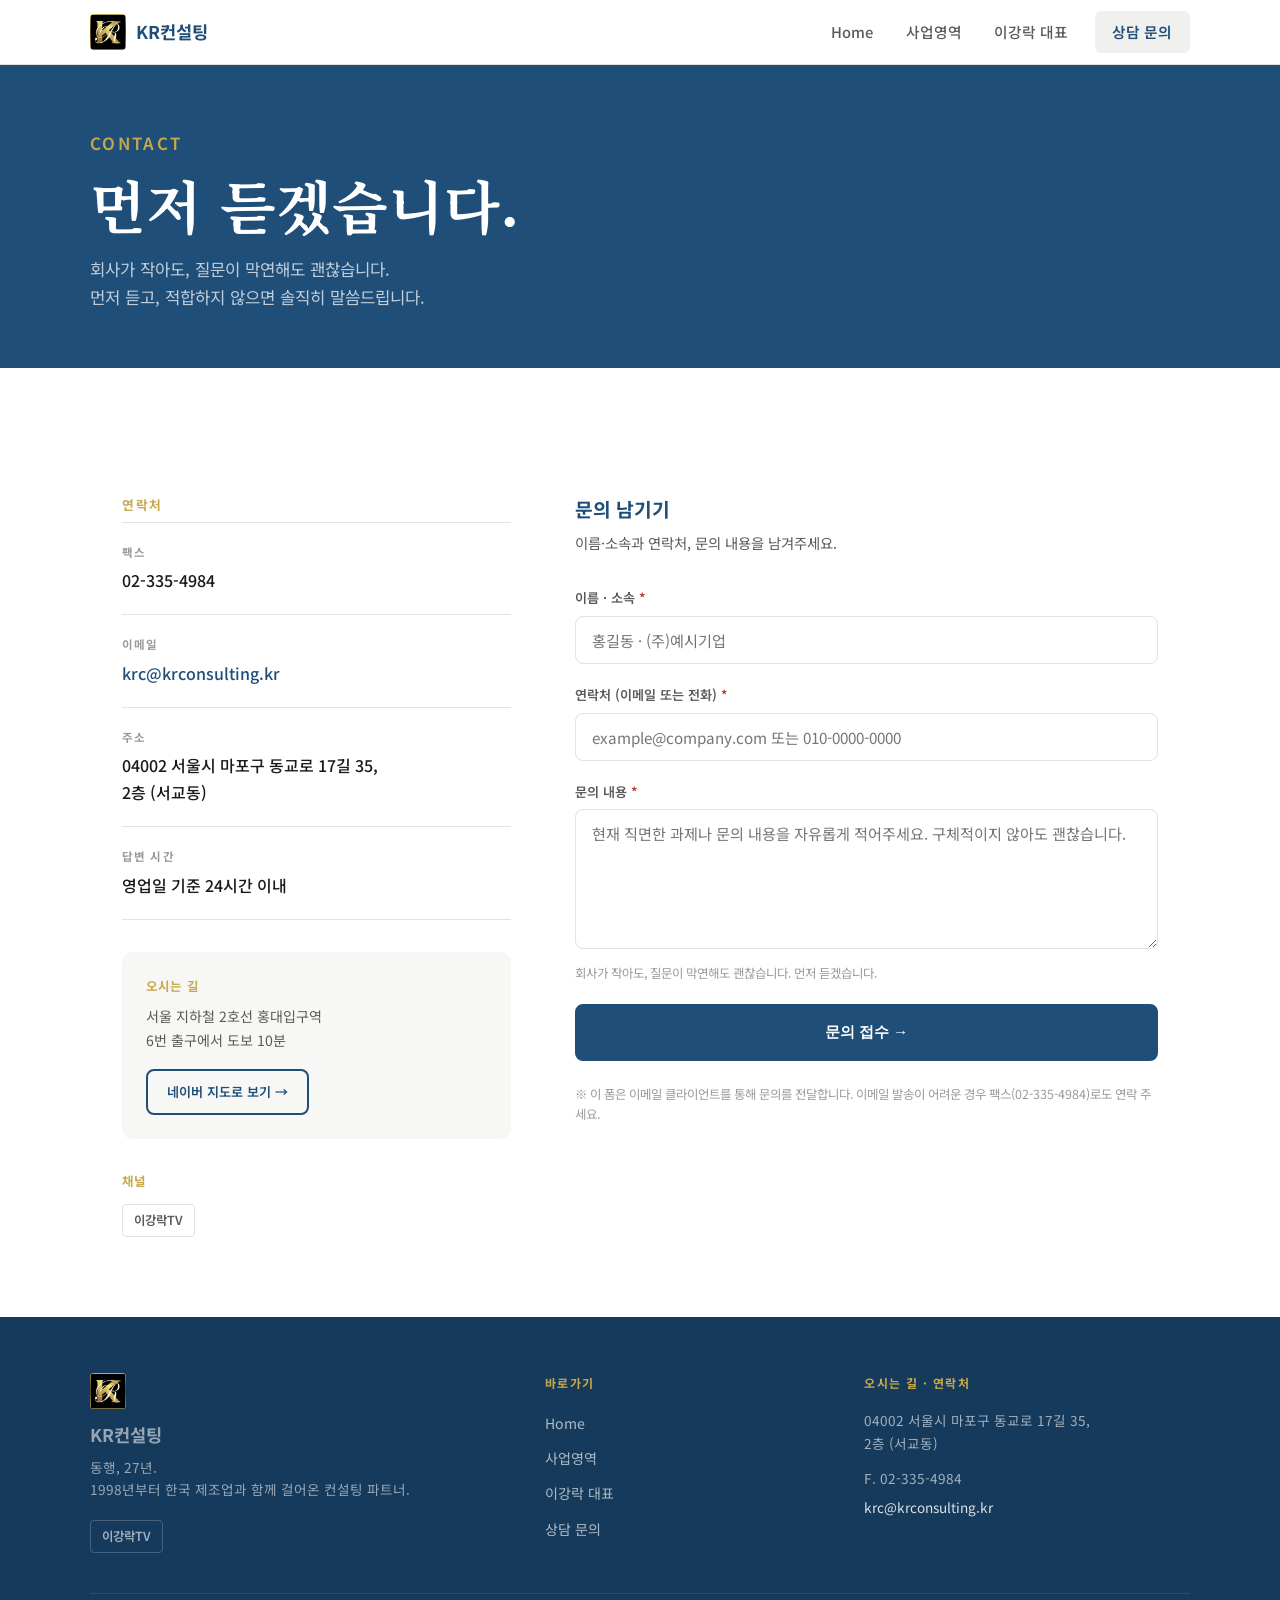
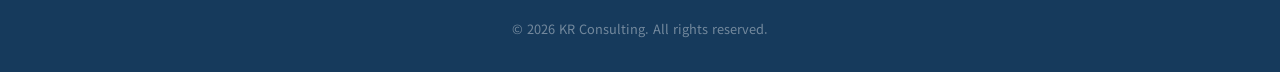
<file: contact/index.html>
<!DOCTYPE html>
<html lang="ko">
<head>
  <meta charset="UTF-8">
  <meta name="viewport" content="width=device-width, initial-scale=1.0">
  <title>KR컨설팅 - 상담 문의</title>
  <meta name="description" content="KR컨설팅에 프로젝트 문의를 남겨주세요. 회사가 작아도, 질문이 막연해도 괜찮습니다. 먼저 듣겠습니다. krc@krconsulting.kr">
  <meta name="keywords" content="KR컨설팅,제조업 컨설팅 문의,이강락 상담,제조혁신 상담,원가절감 문의,공장혁신 상담">
  <meta name="author" content="KR컨설팅">
  <meta name="robots" content="index, follow">
  <meta name="theme-color" content="#1F4E79">
  <meta property="og:title" content="KR컨설팅 - 상담 문의">
  <meta property="og:description" content="먼저 듣겠습니다. 회사가 작아도, 질문이 막연해도 괜찮습니다.">
  <meta property="og:type" content="website">
  <meta property="og:url" content="https://krconsulting.kr/contact">
  <meta property="og:locale" content="ko_KR">
  <meta property="og:site_name" content="KR컨설팅">
  <meta property="og:image" content="https://krconsulting.kr/images/kr-logo.jpg">
  <!-- Twitter Card -->
  <meta name="twitter:card" content="summary">
  <meta name="twitter:title" content="KR컨설팅 - 상담 문의">
  <meta name="twitter:description" content="먼저 듣겠습니다. 회사가 작아도, 질문이 막연해도 괜찮습니다.">
  <meta name="twitter:image" content="https://krconsulting.kr/images/kr-logo.jpg">
  <link rel="preconnect" href="https://fonts.googleapis.com">
  <link rel="preconnect" href="https://fonts.gstatic.com" crossorigin>
  <link href="https://fonts.googleapis.com/css2?family=Noto+Sans+KR:wght@400;500;600;700;800&family=Noto+Serif+KR:wght@600;700&display=swap" rel="stylesheet">
  <link rel="stylesheet" href="../css/style.css">
  <!-- Favicon -->
  <link rel="icon" href="../images/kr-logo.jpg">
  <link rel="apple-touch-icon" href="../images/kr-logo.jpg">
  <link rel="canonical" href="https://krconsulting.kr/contact">
</head>
<body>

  <a href="#main-content" class="skip-link">본문 바로가기</a>

  <!-- ===== HEADER ===== -->
  <header class="site-header">
    <div class="header-inner">
      <a href="../" class="logo-wrap">
        <img src="../images/kr-logo.jpg" alt="KR Consulting 로고" onerror="this.style.display='none'">
        KR컨설팅
      </a>
      <nav class="main-nav" id="main-nav" aria-label="주요 메뉴">
        <a href="../">Home</a>
        <a href="../about/">사업영역</a>
        <a href="../leekangrak/">이강락 대표</a>
        <a href="../contact/" class="nav-cta active">상담 문의</a>
      </nav>
      <button class="nav-toggle" id="nav-toggle" aria-label="메뉴 열기" aria-expanded="false" aria-controls="main-nav">
        <svg width="22" height="22" viewBox="0 0 24 24" fill="none" stroke="currentColor" stroke-width="2" stroke-linecap="round" stroke-linejoin="round">
          <line x1="3" y1="6" x2="21" y2="6"/><line x1="3" y1="12" x2="21" y2="12"/><line x1="3" y1="18" x2="21" y2="18"/>
        </svg>
      </button>
    </div>
  </header>

  <main id="main-content">

    <!-- ===== PAGE HERO ===== -->
    <section class="page-hero">
      <div class="page-hero-inner">
        <p class="hero-label">Contact</p>
        <h1 class="serif">먼저 듣겠습니다.</h1>
        <p>회사가 작아도, 질문이 막연해도 괜찮습니다.<br>먼저 듣고, 적합하지 않으면 솔직히 말씀드립니다.</p>
      </div>
    </section>

    <!-- ===== CONTACT MAIN ===== -->
    <section class="section">
      <div class="container" style="max-width:1100px;margin:0 auto;">
        <div class="contact-grid">

          <!-- 연락처 정보 -->
          <div class="contact-info">
            <h3>연락처</h3>


            <div class="contact-info-item">
              <p class="contact-label">팩스</p>
              <p class="contact-value">02-335-4984</p>
            </div>
            <div class="contact-info-item">
              <p class="contact-label">이메일</p>
              <p class="contact-value"><a href="mailto:krc@krconsulting.kr">krc@krconsulting.kr</a></p>
            </div>
            <div class="contact-info-item">
              <p class="contact-label">주소</p>
              <p class="contact-value">04002 서울시 마포구 동교로 17길 35,<br>2층 (서교동)</p>
            </div>
            <div class="contact-info-item">
              <p class="contact-label">답변 시간</p>
              <p class="contact-value">영업일 기준 24시간 이내</p>
            </div>

            <!-- 지도 (iframe 대체 — 주소 텍스트 링크) -->
            <div style="margin-top:2rem;background:#f7f7f5;border-radius:10px;padding:1.5rem;">
              <p style="font-size:0.78rem;font-weight:700;letter-spacing:0.1em;text-transform:uppercase;color:#C9A84C;margin-bottom:0.5rem;">오시는 길</p>
              <p style="font-size:0.88rem;color:#5a5a56;line-height:1.7;">서울 지하철 2호선 홍대입구역<br>6번 출구에서 도보 10분</p>
              <a
                href="https://map.naver.com/p/search/서울시 마포구 동교로 17길 35"
                target="_blank"
                rel="noopener"
                class="btn btn-outline"
                style="margin-top:1rem;font-size:0.82rem;padding:0.6rem 1.2rem;"
              >네이버 지도로 보기 →</a>
            </div>

            <div style="margin-top:2rem;">
              <p style="font-size:0.78rem;font-weight:700;letter-spacing:0.1em;text-transform:uppercase;color:#C9A84C;margin-bottom:0.75rem;">채널</p>
              <div style="display:flex;gap:0.75rem;flex-wrap:wrap;">                <a href="https://www.youtube.com/@leekrtv" class="social-link" target="_blank" rel="noopener" style="color:#5a5a56;border-color:#e2e2de;">이강락TV</a>              </div>
            </div>
          </div>

          <!-- 문의 폼 -->
          <div class="contact-form-wrap">
            <h3>문의 남기기</h3>
            <p class="form-subtitle">이름·소속과 연락처, 문의 내용을 남겨주세요.</p>

            <form id="contact-form" novalidate>
              <div class="form-group">
                <label class="form-label" for="name">이름 · 소속 <span style="color:#c0392b;">*</span></label>
                <input
                  class="form-control"
                  type="text"
                  id="name"
                  name="name"
                  placeholder="홍길동 · (주)예시기업"
                  required
                  autocomplete="name"
                >
              </div>

              <div class="form-group">
                <label class="form-label" for="contact">연락처 (이메일 또는 전화) <span style="color:#c0392b;">*</span></label>
                <input
                  class="form-control"
                  type="text"
                  id="contact"
                  name="contact"
                  placeholder="example@company.com 또는 010-0000-0000"
                  required
                  autocomplete="email"
                >
              </div>

              <div class="form-group">
                <label class="form-label" for="message">문의 내용 <span style="color:#c0392b;">*</span></label>
                <textarea
                  class="form-control"
                  id="message"
                  name="message"
                  placeholder="현재 직면한 과제나 문의 내용을 자유롭게 적어주세요. 구체적이지 않아도 괜찮습니다."
                  required
                ></textarea>
                <p class="form-note">회사가 작아도, 질문이 막연해도 괜찮습니다. 먼저 듣겠습니다.</p>
              </div>

              <button type="submit" class="btn btn-primary" style="width:100%;justify-content:center;padding:1rem;">
                문의 접수 →
              </button>

              <p id="form-msg" style="display:none;margin-top:1rem;font-size:0.88rem;text-align:center;"></p>
            </form>

            <p style="margin-top:1.5rem;font-size:0.78rem;color:#9a9a96;line-height:1.6;">
              ※ 이 폼은 이메일 클라이언트를 통해 문의를 전달합니다.
              이메일 발송이 어려운 경우 팩스(02-335-4984)로도 연락 주세요.
            </p>
          </div>

        </div>
      </div>
    </section>


  </main>

  <!-- ===== FOOTER ===== -->
  <footer class="site-footer">
    <div class="footer-inner">
      <div class="footer-brand">
        <img src="../images/kr-logo.jpg" alt="KR Consulting 로고" onerror="this.style.display='none'">
        <p class="brand-name">KR컨설팅</p>
        <p>동행, 27년.<br>1998년부터 한국 제조업과 함께 걸어온 컨설팅 파트너.</p>
        <div class="footer-social" style="margin-top:1.25rem;">          <a href="https://www.youtube.com/@leekrtv" class="social-link" target="_blank" rel="noopener">이강락TV</a>        </div>
      </div>
      <div class="footer-col">
        <h4>바로가기</h4>
        <ul>
          <li><a href="../">Home</a></li>
          <li><a href="../about/">사업영역</a></li>
          <li><a href="../leekangrak/">이강락 대표</a></li>
          <li><a href="../contact/">상담 문의</a></li>
        </ul>
      </div>
      <div class="footer-col">
        <h4>오시는 길 · 연락처</h4>
        <address>
          <p>04002 서울시 마포구 동교로 17길 35,<br>2층 (서교동)</p>
          <p style="margin-top:0.75rem;">F. 02-335-4984</p>          <p style="margin-top:0.35rem;">
            <a href="mailto:krc@krconsulting.kr">krc@krconsulting.kr</a>
          </p>
        </address>
      </div>
    </div>
    <div class="footer-bottom" style="justify-content:center;">
      <p>© 2026 KR Consulting. All rights reserved.</p>    </div>
  </footer>

  <script>
    // Mobile nav toggle
    const toggle = document.getElementById('nav-toggle');
    const nav    = document.getElementById('main-nav');
    toggle.addEventListener('click', () => {
      const open = nav.classList.toggle('open');
      toggle.setAttribute('aria-expanded', open);
    });

    // Contact form — mailto approach
    document.getElementById('contact-form').addEventListener('submit', function(e) {
      e.preventDefault();

      const name    = document.getElementById('name').value.trim();
      const contact = document.getElementById('contact').value.trim();
      const message = document.getElementById('message').value.trim();
      const msg     = document.getElementById('form-msg');

      // Basic validation
      if (!name || !contact || !message) {
        msg.textContent = '⚠ 모든 필수 항목을 입력해 주세요.';
        msg.style.color = '#c0392b';
        msg.style.display = 'block';
        return;
      }

      // Construct mailto
      const subject  = encodeURIComponent('[KR컨설팅 문의] ' + name);
      const body     = encodeURIComponent(
        '이름/소속: ' + name + '\n' +
        '연락처: ' + contact + '\n\n' +
        '문의 내용:\n' + message + '\n\n' +
        '---\nkrconsulting.kr 웹사이트를 통한 문의입니다.'
      );
      const mailto   = 'mailto:krc@krconsulting.kr?subject=' + subject + '&body=' + body;

      window.location.href = mailto;

      msg.textContent = '✓ 이메일 클라이언트가 열립니다. 발송 후 접수가 완료됩니다.';
      msg.style.color = '#1F4E79';
      msg.style.display = 'block';
    });
  </script>
</body>
</html>
</file>
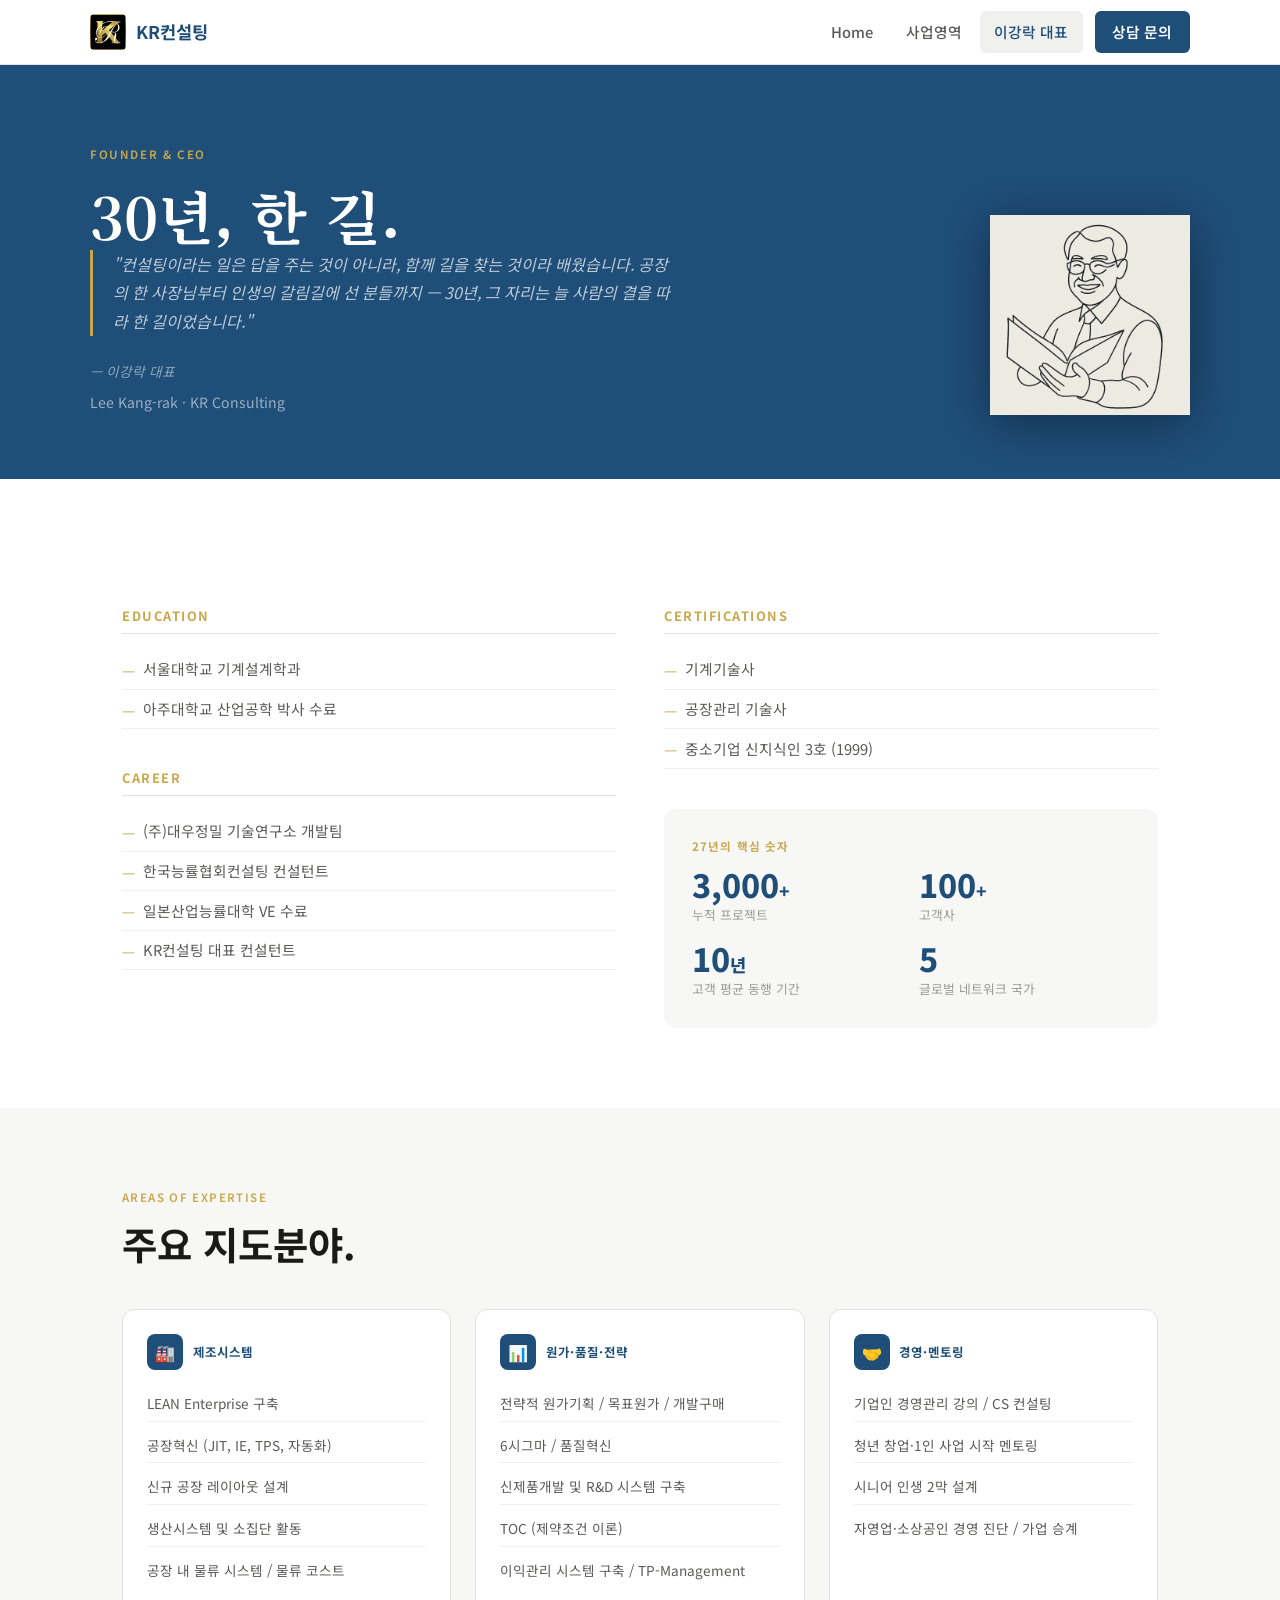
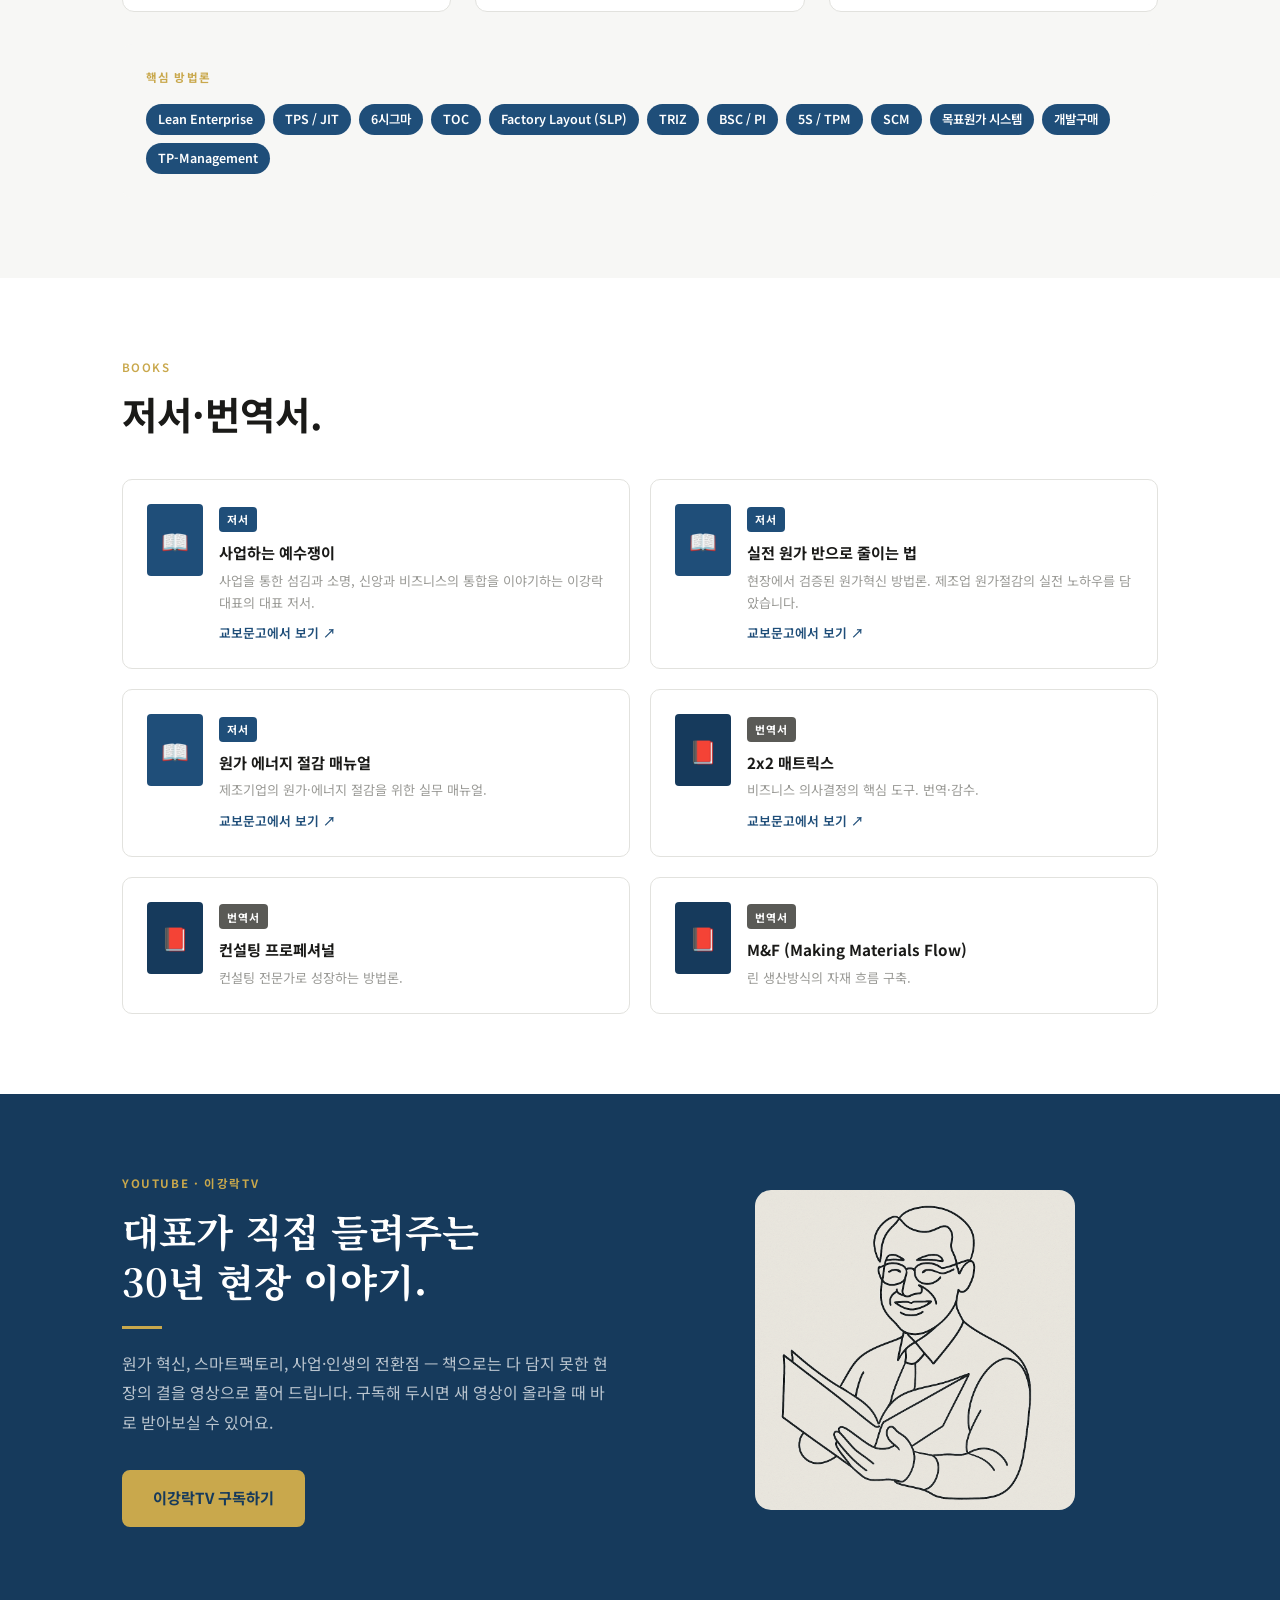
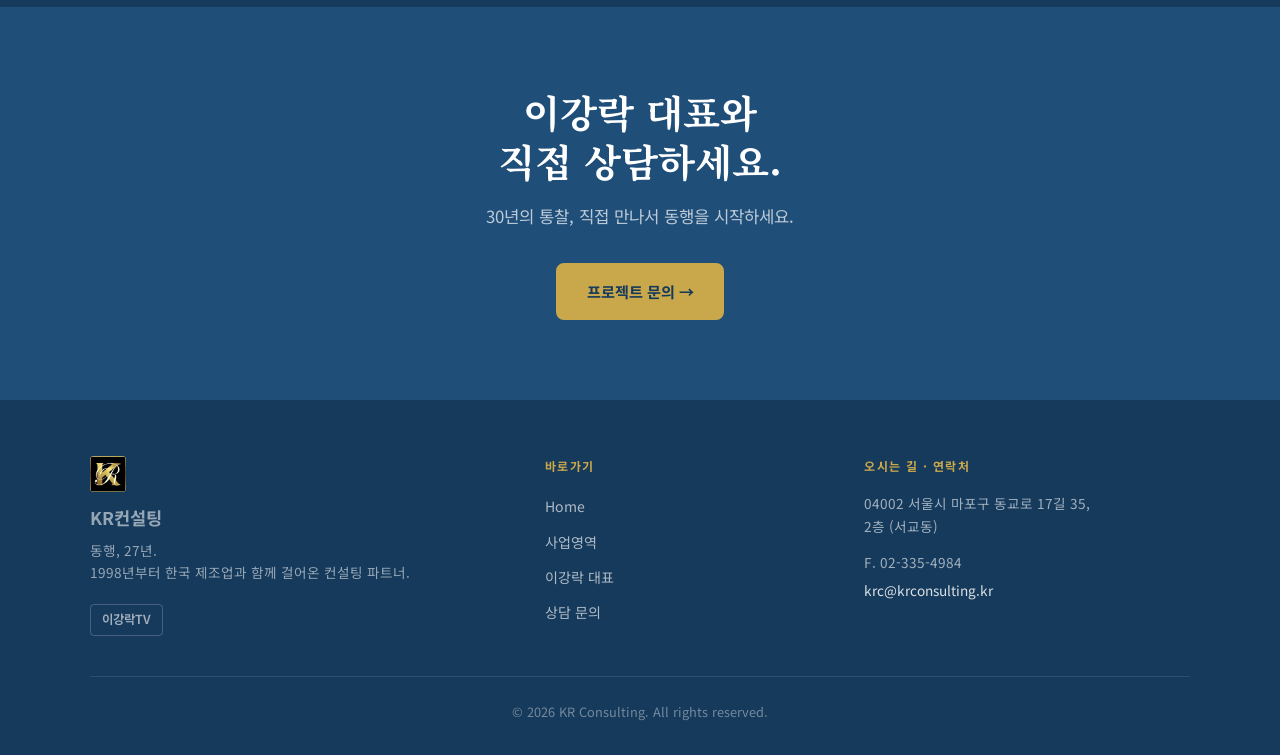
<file: leekangrak/index.html>
<!DOCTYPE html>
<html lang="ko">
<head>
  <meta charset="UTF-8">
  <meta name="viewport" content="width=device-width, initial-scale=1.0">
  <title>KR컨설팅 - 이강락 대표</title>
  <meta name="description" content="KR컨설팅 대표 이강락 — 서울대 기계설계학과, 기계기술사·공장관리 기술사, 중소기업 신지식인 3호. 30년, 한 길. 저서 '사업하는 예수쟁이' 외 다수.">
  <meta name="keywords" content="이강락,KR컨설팅,제조업 컨설턴트,Lean Enterprise,원가혁신,스마트팩토리,기계기술사,공장관리기술사,사업하는예수쟁이,중소기업 신지식인">
  <meta name="author" content="KR컨설팅">
  <meta name="robots" content="index, follow">
  <meta name="theme-color" content="#1F4E79">
  <meta property="og:title" content="KR컨설팅 - 이강락 대표">
  <meta property="og:description" content="30년, 한 길. KR컨설팅 대표 이강락의 이력·전문분야·저서.">
  <meta property="og:type" content="profile">
  <meta property="og:url" content="https://krconsulting.kr/leekangrak">
  <meta property="og:locale" content="ko_KR">
  <meta property="og:site_name" content="KR컨설팅">
  <meta property="og:image" content="https://krconsulting.kr/images/leekangrak-C.png">
  <!-- Twitter Card -->
  <meta name="twitter:card" content="summary">
  <meta name="twitter:title" content="KR컨설팅 - 이강락 대표">
  <meta name="twitter:description" content="30년, 한 길. KR컨설팅 대표 이강락의 이력·전문분야·저서.">
  <meta name="twitter:image" content="https://krconsulting.kr/images/leekangrak-C.png">
  <link rel="preconnect" href="https://fonts.googleapis.com">
  <link rel="preconnect" href="https://fonts.gstatic.com" crossorigin>
  <link href="https://fonts.googleapis.com/css2?family=Noto+Sans+KR:wght@400;500;600;700;800&family=Noto+Serif+KR:wght@600;700&display=swap" rel="stylesheet">
  <link rel="stylesheet" href="../css/style.css">
  <!-- Favicon -->
  <link rel="icon" href="../images/kr-logo.jpg">
  <link rel="apple-touch-icon" href="../images/kr-logo.jpg">
  <link rel="canonical" href="https://krconsulting.kr/leekangrak">
</head>
<body>

  <a href="#main-content" class="skip-link">본문 바로가기</a>

  <!-- ===== HEADER ===== -->
  <header class="site-header">
    <div class="header-inner">
      <a href="../" class="logo-wrap">
        <img src="../images/kr-logo.jpg" alt="KR Consulting 로고" onerror="this.style.display='none'">
        KR컨설팅
      </a>
      <nav class="main-nav" id="main-nav" aria-label="주요 메뉴">
        <a href="../">Home</a>
        <a href="../about/">사업영역</a>
        <a href="../leekangrak/" class="active">이강락 대표</a>
        <a href="../contact/" class="nav-cta">상담 문의</a>
      </nav>
      <button class="nav-toggle" id="nav-toggle" aria-label="메뉴 열기" aria-expanded="false" aria-controls="main-nav">
        <svg width="22" height="22" viewBox="0 0 24 24" fill="none" stroke="currentColor" stroke-width="2" stroke-linecap="round" stroke-linejoin="round">
          <line x1="3" y1="6" x2="21" y2="6"/><line x1="3" y1="12" x2="21" y2="12"/><line x1="3" y1="18" x2="21" y2="18"/>
        </svg>
      </button>
    </div>
  </header>

  <main id="main-content">

    <!-- ===== PROFILE HERO ===== -->
    <section class="profile-hero">
      <div class="profile-hero-inner">
        <div>
          <p class="hero-label">Founder &amp; CEO</p>
          <h1 class="serif">30년, 한 길.</h1>
          <blockquote>
            "컨설팅이라는 일은 답을 주는 것이 아니라, 함께 길을 찾는 것이라 배웠습니다.
            공장의 한 사장님부터 인생의 갈림길에 선 분들까지 — 30년, 그 자리는 늘 사람의 결을 따라 한 길이었습니다."
          </blockquote>
          <p style="font-size:0.85rem;color:rgba(255,255,255,0.5);font-style:italic;">— 이강락 대표</p>
          <p style="margin-top:0.5rem;font-size:0.88rem;color:rgba(255,255,255,0.55);">Lee Kang-rak · KR Consulting</p>
        </div>
        <!-- 이미지: /images/leekangrak-C.png 로 교체 필요 -->
        <img
          class="profile-hero-img"
          src="../images/leekangrak-C.png"
          alt="이강락 대표 캐리커처"
          onerror="this.style.display='none'"
        >
      </div>
    </section>

    <!-- ===== EDUCATION · CAREER · CERTS ===== -->
    <section class="section">
      <div class="container" style="max-width:1100px;margin:0 auto;">
        <div class="profile-grid">
          <div>
            <div class="profile-section" style="margin-bottom:2.5rem;">
              <h3>Education</h3>
              <ul>
                <li>서울대학교 기계설계학과</li>
                <li>아주대학교 산업공학 박사 수료</li>
              </ul>
            </div>
            <div class="profile-section">
              <h3>Career</h3>
              <ul>
                <li>(주)대우정밀 기술연구소 개발팀</li>
                <li>한국능률협회컨설팅 컨설턴트</li>
                <li>일본산업능률대학 VE 수료</li>
                <li>KR컨설팅 대표 컨설턴트</li>
              </ul>
            </div>
          </div>
          <div>
            <div class="profile-section" style="margin-bottom:2.5rem;">
              <h3>Certifications</h3>
              <ul>
                <li>기계기술사</li>
                <li>공장관리 기술사</li>
                <li>중소기업 신지식인 3호 (1999)</li>
              </ul>
            </div>
            <div style="background:#f7f7f5;border-radius:12px;padding:1.75rem;">
              <p style="font-size:0.72rem;font-weight:700;letter-spacing:0.1em;text-transform:uppercase;color:#C9A84C;margin-bottom:0.75rem;">27년의 핵심 숫자</p>
              <div style="display:grid;grid-template-columns:repeat(2,1fr);gap:1rem;">
                <div>
                  <div style="font-size:2rem;font-weight:800;color:#1F4E79;line-height:1;">3,000<span style="font-size:1.1rem;">+</span></div>
                  <div style="font-size:0.8rem;color:#9a9a96;margin-top:0.25rem;">누적 프로젝트</div>
                </div>
                <div>
                  <div style="font-size:2rem;font-weight:800;color:#1F4E79;line-height:1;">100<span style="font-size:1.1rem;">+</span></div>
                  <div style="font-size:0.8rem;color:#9a9a96;margin-top:0.25rem;">고객사</div>
                </div>
                <div>
                  <div style="font-size:2rem;font-weight:800;color:#1F4E79;line-height:1;">10<span style="font-size:1.1rem;">년</span></div>
                  <div style="font-size:0.8rem;color:#9a9a96;margin-top:0.25rem;">고객 평균 동행 기간</div>
                </div>
                <div>
                  <div style="font-size:2rem;font-weight:800;color:#1F4E79;line-height:1;">5</div>
                  <div style="font-size:0.8rem;color:#9a9a96;margin-top:0.25rem;">글로벌 네트워크 국가</div>
                </div>
              </div>
            </div>
          </div>
        </div>
      </div>
    </section>

    <!-- ===== AREAS OF EXPERTISE ===== -->
    <section class="section bg-off-white">
      <div class="container" style="max-width:1100px;margin:0 auto;">
        <p class="section-label">Areas of Expertise</p>
        <h2>주요 지도분야.</h2>

        <!-- 카테고리별 그룹 레이아웃 -->
        <div style="display:grid;grid-template-columns:repeat(3,1fr);gap:1.5rem;margin-top:2.5rem;">

          <!-- 제조시스템 -->
          <div style="background:#fff;border:1px solid #e2e2de;border-radius:12px;padding:1.5rem;">
            <div style="display:flex;align-items:center;gap:0.6rem;margin-bottom:1rem;">
              <div style="width:36px;height:36px;background:#1F4E79;border-radius:8px;display:flex;align-items:center;justify-content:center;font-size:1rem;">🏭</div>
              <p style="font-size:0.78rem;font-weight:700;letter-spacing:0.08em;text-transform:uppercase;color:#1F4E79;">제조시스템</p>
            </div>
            <ul style="list-style:none;display:flex;flex-direction:column;gap:0.4rem;">
              <li style="font-size:0.85rem;color:#5a5a56;padding:0.35rem 0;border-bottom:1px solid #f0f0ee;">LEAN Enterprise 구축</li>
              <li style="font-size:0.85rem;color:#5a5a56;padding:0.35rem 0;border-bottom:1px solid #f0f0ee;">공장혁신 (JIT, IE, TPS, 자동화)</li>
              <li style="font-size:0.85rem;color:#5a5a56;padding:0.35rem 0;border-bottom:1px solid #f0f0ee;">신규 공장 레이아웃 설계</li>
              <li style="font-size:0.85rem;color:#5a5a56;padding:0.35rem 0;border-bottom:1px solid #f0f0ee;">생산시스템 및 소집단 활동</li>
              <li style="font-size:0.85rem;color:#5a5a56;padding:0.35rem 0;">공장 내 물류 시스템 / 물류 코스트</li>
            </ul>
          </div>

          <!-- 원가·품질·전략 -->
          <div style="background:#fff;border:1px solid #e2e2de;border-radius:12px;padding:1.5rem;">
            <div style="display:flex;align-items:center;gap:0.6rem;margin-bottom:1rem;">
              <div style="width:36px;height:36px;background:#1F4E79;border-radius:8px;display:flex;align-items:center;justify-content:center;font-size:1rem;">📊</div>
              <p style="font-size:0.78rem;font-weight:700;letter-spacing:0.08em;text-transform:uppercase;color:#1F4E79;">원가·품질·전략</p>
            </div>
            <ul style="list-style:none;display:flex;flex-direction:column;gap:0.4rem;">
              <li style="font-size:0.85rem;color:#5a5a56;padding:0.35rem 0;border-bottom:1px solid #f0f0ee;">전략적 원가기획 / 목표원가 / 개발구매</li>
              <li style="font-size:0.85rem;color:#5a5a56;padding:0.35rem 0;border-bottom:1px solid #f0f0ee;">6시그마 / 품질혁신</li>
              <li style="font-size:0.85rem;color:#5a5a56;padding:0.35rem 0;border-bottom:1px solid #f0f0ee;">신제품개발 및 R&amp;D 시스템 구축</li>
              <li style="font-size:0.85rem;color:#5a5a56;padding:0.35rem 0;border-bottom:1px solid #f0f0ee;">TOC (제약조건 이론)</li>
              <li style="font-size:0.85rem;color:#5a5a56;padding:0.35rem 0;">이익관리 시스템 구축 / TP-Management</li>
            </ul>
          </div>

          <!-- 경영·멘토링 -->
          <div style="background:#fff;border:1px solid #e2e2de;border-radius:12px;padding:1.5rem;">
            <div style="display:flex;align-items:center;gap:0.6rem;margin-bottom:1rem;">
              <div style="width:36px;height:36px;background:#1F4E79;border-radius:8px;display:flex;align-items:center;justify-content:center;font-size:1rem;">🤝</div>
              <p style="font-size:0.78rem;font-weight:700;letter-spacing:0.08em;text-transform:uppercase;color:#1F4E79;">경영·멘토링</p>
            </div>
            <ul style="list-style:none;display:flex;flex-direction:column;gap:0.4rem;">
              <li style="font-size:0.85rem;color:#5a5a56;padding:0.35rem 0;border-bottom:1px solid #f0f0ee;">기업인 경영관리 강의 / CS 컨설팅</li>
              <li style="font-size:0.85rem;color:#5a5a56;padding:0.35rem 0;border-bottom:1px solid #f0f0ee;">청년 창업·1인 사업 시작 멘토링</li>
              <li style="font-size:0.85rem;color:#5a5a56;padding:0.35rem 0;border-bottom:1px solid #f0f0ee;">시니어 인생 2막 설계</li>
              <li style="font-size:0.85rem;color:#5a5a56;padding:0.35rem 0;">자영업·소상공인 경영 진단 / 가업 승계</li>
            </ul>
          </div>

        </div>

        <!-- 핵심 방법론 태그 클라우드 -->
        <div style="margin-top:2rem;padding:1.5rem;background:#f7f7f5;border-radius:10px;">
          <p style="font-size:0.72rem;font-weight:700;letter-spacing:0.1em;text-transform:uppercase;color:#C9A84C;margin-bottom:1rem;">핵심 방법론</p>
          <div style="display:flex;flex-wrap:wrap;gap:0.5rem;">
            <span style="padding:0.3rem 0.75rem;background:#1F4E79;color:#fff;border-radius:100px;font-size:0.78rem;font-weight:600;">Lean Enterprise</span>
            <span style="padding:0.3rem 0.75rem;background:#1F4E79;color:#fff;border-radius:100px;font-size:0.78rem;font-weight:600;">TPS / JIT</span>
            <span style="padding:0.3rem 0.75rem;background:#1F4E79;color:#fff;border-radius:100px;font-size:0.78rem;font-weight:600;">6시그마</span>
            <span style="padding:0.3rem 0.75rem;background:#1F4E79;color:#fff;border-radius:100px;font-size:0.78rem;font-weight:600;">TOC</span>
            <span style="padding:0.3rem 0.75rem;background:#1F4E79;color:#fff;border-radius:100px;font-size:0.78rem;font-weight:600;">Factory Layout (SLP)</span>
            <span style="padding:0.3rem 0.75rem;background:#1F4E79;color:#fff;border-radius:100px;font-size:0.78rem;font-weight:600;">TRIZ</span>
            <span style="padding:0.3rem 0.75rem;background:#1F4E79;color:#fff;border-radius:100px;font-size:0.78rem;font-weight:600;">BSC / PI</span>
            <span style="padding:0.3rem 0.75rem;background:#1F4E79;color:#fff;border-radius:100px;font-size:0.78rem;font-weight:600;">5S / TPM</span>
            <span style="padding:0.3rem 0.75rem;background:#1F4E79;color:#fff;border-radius:100px;font-size:0.78rem;font-weight:600;">SCM</span>
            <span style="padding:0.3rem 0.75rem;background:#1F4E79;color:#fff;border-radius:100px;font-size:0.78rem;font-weight:600;">목표원가 시스템</span>
            <span style="padding:0.3rem 0.75rem;background:#1F4E79;color:#fff;border-radius:100px;font-size:0.78rem;font-weight:600;">개발구매</span>
            <span style="padding:0.3rem 0.75rem;background:#1F4E79;color:#fff;border-radius:100px;font-size:0.78rem;font-weight:600;">TP-Management</span>
          </div>
        </div>
      </div>
    </section>

        <!-- ===== BOOKS ===== -->
    <section class="section">
      <div class="container" style="max-width:1100px;margin:0 auto;">
        <p class="section-label">Books</p>
        <h2>저서·번역서.</h2>
        <div class="books-grid">
          <div class="book-card">
            <div style="flex-shrink:0;">
              <div style="width:56px;height:72px;background:#1F4E79;border-radius:4px;display:flex;align-items:center;justify-content:center;color:#C9A84C;font-size:1.4rem;">📖</div>
            </div>
            <div>
              <span class="book-type-tag">저서</span>
              <h4>사업하는 예수쟁이</h4>
              <p>사업을 통한 섬김과 소명, 신앙과 비즈니스의 통합을 이야기하는 이강락 대표의 대표 저서.</p>
              <a href="https://product.kyobobook.co.kr/detail/S000219494358" target="_blank" rel="noopener">교보문고에서 보기 ↗</a>
            </div>
          </div>
          <div class="book-card">
            <div style="flex-shrink:0;">
              <div style="width:56px;height:72px;background:#1F4E79;border-radius:4px;display:flex;align-items:center;justify-content:center;color:#C9A84C;font-size:1.4rem;">📖</div>
            </div>
            <div>
              <span class="book-type-tag">저서</span>
              <h4>실전 원가 반으로 줄이는 법</h4>
              <p>현장에서 검증된 원가혁신 방법론. 제조업 원가절감의 실전 노하우를 담았습니다.</p>
              <a href="https://product.kyobobook.co.kr/detail/S000001523159" target="_blank" rel="noopener">교보문고에서 보기 ↗</a>
            </div>
          </div>
          <div class="book-card">
            <div style="flex-shrink:0;">
              <div style="width:56px;height:72px;background:#1F4E79;border-radius:4px;display:flex;align-items:center;justify-content:center;color:#C9A84C;font-size:1.4rem;">📖</div>
            </div>
            <div>
              <span class="book-type-tag">저서</span>
              <h4>원가 에너지 절감 매뉴얼</h4>
              <p>제조기업의 원가·에너지 절감을 위한 실무 매뉴얼.</p>
              <a href="https://product.kyobobook.co.kr/detail/S000000706204" target="_blank" rel="noopener">교보문고에서 보기 ↗</a>
            </div>
          </div>
          <div class="book-card">
            <div style="flex-shrink:0;">
              <div style="width:56px;height:72px;background:#163a5c;border-radius:4px;display:flex;align-items:center;justify-content:center;color:#C9A84C;font-size:1.4rem;">📕</div>
            </div>
            <div>
              <span class="book-type-tag" style="background:#5a5a56;">번역서</span>
              <h4>2x2 매트릭스</h4>
              <p>비즈니스 의사결정의 핵심 도구. 번역·감수.</p>
              <a href="https://product.kyobobook.co.kr/detail/S000001586515" target="_blank" rel="noopener">교보문고에서 보기 ↗</a>
            </div>
          </div>
          <div class="book-card">
            <div style="flex-shrink:0;">
              <div style="width:56px;height:72px;background:#163a5c;border-radius:4px;display:flex;align-items:center;justify-content:center;color:#C9A84C;font-size:1.4rem;">📕</div>
            </div>
            <div>
              <span class="book-type-tag" style="background:#5a5a56;">번역서</span>
              <h4>컨설팅 프로페셔널</h4>
              <p>컨설팅 전문가로 성장하는 방법론.</p>
            </div>
          </div>
          <div class="book-card">
            <div style="flex-shrink:0;">
              <div style="width:56px;height:72px;background:#163a5c;border-radius:4px;display:flex;align-items:center;justify-content:center;color:#C9A84C;font-size:1.4rem;">📕</div>
            </div>
            <div>
              <span class="book-type-tag" style="background:#5a5a56;">번역서</span>
              <h4>M&amp;F (Making Materials Flow)</h4>
              <p>린 생산방식의 자재 흐름 구축.</p>
            </div>
          </div>
        </div>
      </div>
    </section>

    <!-- ===== YOUTUBE ===== -->
    <section class="calling-section">
      <div style="max-width:1100px;margin:0 auto;padding:0 2rem;display:grid;grid-template-columns:1fr 1fr;gap:4rem;align-items:center;">
        <div>
          <p class="calling-label">YouTube · 이강락TV</p>
          <h2 class="serif" style="color:#fff;">대표가 직접 들려주는<br>30년 현장 이야기.</h2>
          <div class="divider" style="background:#C9A84C;margin:1.25rem 0;"></div>
          <p style="color:rgba(255,255,255,0.7);line-height:1.85;">
            원가 혁신, 스마트팩토리, 사업·인생의 전환점 — 책으로는 다 담지 못한 현장의 결을 영상으로 풀어 드립니다. 구독해 두시면 새 영상이 올라올 때 바로 받아보실 수 있어요.
          </p>
          <div style="display:flex;gap:1rem;margin-top:2rem;flex-wrap:wrap;">
            <a href="https://www.youtube.com/@leekrtv" class="btn btn-gold" target="_blank" rel="noopener">이강락TV 구독하기</a>
          </div>
        </div>
        <div style="display:flex;align-items:center;justify-content:center;">
          <img
            src="../images/leekangrak-C.png"
            alt="이강락 대표"
            style="max-width:320px;width:100%;border-radius:16px;opacity:0.92;"
            onerror="this.style.display='none'"
          >
        </div>
      </div>
    </section>

    <!-- ===== CTA ===== -->
    <section class="cta-banner">
      <div class="container" style="max-width:700px;margin:0 auto;text-align:center;">
        <h2 class="serif">이강락 대표와<br>직접 상담하세요.</h2>
        <p>30년의 통찰, 직접 만나서 동행을 시작하세요.</p>
        <div class="cta-actions">
          <a href="../contact/" class="btn btn-gold">프로젝트 문의 →</a>
        </div>
      </div>
    </section>

  </main>

  <!-- ===== FOOTER ===== -->
  <footer class="site-footer">
    <div class="footer-inner">
      <div class="footer-brand">
        <img src="../images/kr-logo.jpg" alt="KR Consulting 로고" onerror="this.style.display='none'">
        <p class="brand-name">KR컨설팅</p>
        <p>동행, 27년.<br>1998년부터 한국 제조업과 함께 걸어온 컨설팅 파트너.</p>
        <div class="footer-social" style="margin-top:1.25rem;">          <a href="https://www.youtube.com/@leekrtv" class="social-link" target="_blank" rel="noopener">이강락TV</a>        </div>
      </div>
      <div class="footer-col">
        <h4>바로가기</h4>
        <ul>
          <li><a href="../">Home</a></li>
          <li><a href="../about/">사업영역</a></li>
          <li><a href="../leekangrak/">이강락 대표</a></li>
          <li><a href="../contact/">상담 문의</a></li>
        </ul>
      </div>
      <div class="footer-col">
        <h4>오시는 길 · 연락처</h4>
        <address>
          <p>04002 서울시 마포구 동교로 17길 35,<br>2층 (서교동)</p>
          <p style="margin-top:0.75rem;">F. 02-335-4984</p>          <p style="margin-top:0.35rem;">
            <a href="mailto:krc@krconsulting.kr">krc@krconsulting.kr</a>
          </p>
        </address>
      </div>
    </div>
    <div class="footer-bottom" style="justify-content:center;">
      <p>© 2026 KR Consulting. All rights reserved.</p>    </div>
  </footer>

  <script>
    const toggle = document.getElementById('nav-toggle');
    const nav    = document.getElementById('main-nav');
    toggle.addEventListener('click', () => {
      const open = nav.classList.toggle('open');
      toggle.setAttribute('aria-expanded', open);
    });
  </script>
</body>
</html>
</file>
<file: css/style.css>
/* ============================================================
   KR컨설팅 공식 웹사이트 — 공유 스타일시트
   도메인: krconsulting.kr
   이메일: krc@krconsulting.kr
   ============================================================ */

/* --- Reset & Base --- */
*, *::before, *::after { box-sizing: border-box; margin: 0; padding: 0; }

:root {
  --navy:      #1F4E79;
  --navy-dark: #163a5c;
  --navy-light:#2563a0;
  --gold:      #C9A84C;
  --gold-light:#e8c96a;
  --white:     #ffffff;
  --off-white: #f7f7f5;
  --gray-100:  #f0f0ee;
  --gray-200:  #e2e2de;
  --gray-400:  #9a9a96;
  --gray-600:  #5a5a56;
  --gray-800:  #2a2a26;
  --text:      #1a1a18;
  --font-sans: 'Noto Sans KR', 'Apple SD Gothic Neo', sans-serif;
  --font-serif: 'Noto Serif KR', 'Apple Myungjo', Georgia, serif;
  --max-w:     1100px;
  --transition: 0.25s ease;
}

html { font-size: 16px; scroll-behavior: smooth; }

body {
  font-family: var(--font-sans);
  color: var(--text);
  background: var(--white);
  line-height: 1.7;
  -webkit-font-smoothing: antialiased;
}

img { display: block; max-width: 100%; }
a { color: inherit; text-decoration: none; }
ul { list-style: none; }

/* --- Typography --- */
.serif { font-family: var(--font-serif); }

h1 { font-size: clamp(2.2rem, 5vw, 3.6rem); line-height: 1.2; font-weight: 700; }
h2 { font-size: clamp(1.6rem, 3vw, 2.4rem); line-height: 1.3; font-weight: 700; }
h3 { font-size: clamp(1.1rem, 2vw, 1.4rem); line-height: 1.4; font-weight: 700; }
p  { font-size: 1rem; color: var(--gray-600); }

/* --- Layout Utilities --- */
.container {
  max-width: var(--max-w);
  margin: 0 auto;
  padding: 0 2rem;
}

.section {
  padding: 5rem 0;
}
.section-sm { padding: 3rem 0; }
.section-lg { padding: 7rem 0; }

.section-label {
  font-size: 0.72rem;
  font-weight: 600;
  letter-spacing: 0.12em;
  text-transform: uppercase;
  color: var(--gold);
  margin-bottom: 0.75rem;
}

.divider {
  width: 40px;
  height: 3px;
  background: var(--gold);
  margin: 1.5rem 0;
}

/* --- Header / Nav --- */
.site-header {
  position: sticky;
  top: 0;
  z-index: 100;
  background: rgba(255,255,255,0.97);
  backdrop-filter: blur(8px);
  border-bottom: 1px solid var(--gray-200);
  padding: 0 2rem;
}

.header-inner {
  max-width: var(--max-w);
  margin: 0 auto;
  display: flex;
  align-items: center;
  justify-content: space-between;
  height: 64px;
}

.logo-wrap {
  display: flex;
  align-items: center;
  gap: 0.6rem;
  font-weight: 700;
  font-size: 1.1rem;
  color: var(--navy);
  text-decoration: none;
}

.logo-wrap img {
  height: 36px;
  width: auto;
  border-radius: 4px;
}

.main-nav {
  display: flex;
  align-items: center;
  gap: 0.25rem;
}

.main-nav a {
  padding: 0.5rem 0.9rem;
  font-size: 0.92rem;
  font-weight: 500;
  color: var(--gray-600);
  border-radius: 6px;
  transition: color var(--transition), background var(--transition);
  white-space: nowrap;
}

.main-nav a:hover,
.main-nav a.active {
  color: var(--navy);
  background: var(--gray-100);
}

.main-nav .nav-cta {
  background: var(--navy);
  color: var(--white);
  padding: 0.5rem 1.1rem;
  border-radius: 6px;
  font-weight: 600;
  margin-left: 0.5rem;
}
.main-nav .nav-cta:hover {
  background: var(--navy-light);
  color: var(--white);
}

/* Mobile Nav Toggle */
.nav-toggle {
  display: none;
  background: none;
  border: none;
  cursor: pointer;
  padding: 0.4rem;
  color: var(--navy);
}
.nav-toggle svg { display: block; }

/* --- Buttons --- */
.btn {
  display: inline-flex;
  align-items: center;
  gap: 0.4rem;
  padding: 0.85rem 1.8rem;
  border-radius: 8px;
  font-size: 0.95rem;
  font-weight: 600;
  cursor: pointer;
  transition: all var(--transition);
  text-decoration: none;
  white-space: nowrap;
}
.btn-primary {
  background: var(--navy);
  color: var(--white);
  border: 2px solid var(--navy);
}
.btn-primary:hover { background: var(--navy-light); border-color: var(--navy-light); }

.btn-outline {
  background: transparent;
  color: var(--navy);
  border: 2px solid var(--navy);
}
.btn-outline:hover { background: var(--navy); color: var(--white); }

.btn-ghost {
  background: transparent;
  color: var(--white);
  border: 2px solid rgba(255,255,255,0.5);
}
.btn-ghost:hover { background: rgba(255,255,255,0.15); border-color: white; }

.btn-gold {
  background: var(--gold);
  color: var(--navy-dark);
  border: 2px solid var(--gold);
  font-weight: 700;
}
.btn-gold:hover { background: var(--gold-light); border-color: var(--gold-light); }

/* --- Hero Sections --- */
.hero {
  background: var(--navy);
  color: var(--white);
  padding: 5rem 2rem 4rem;
  position: relative;
  overflow: hidden;
}
.hero::before {
  content: '';
  position: absolute;
  inset: 0;
  background: linear-gradient(135deg, var(--navy-dark) 0%, var(--navy) 60%, var(--navy-light) 100%);
  opacity: 0.6;
}
.hero > * { position: relative; z-index: 1; }

.hero-inner {
  max-width: var(--max-w);
  margin: 0 auto;
  display: grid;
  grid-template-columns: 1fr auto;
  gap: 3rem;
  align-items: center;
}

.hero-label {
  font-size: 0.72rem;
  font-weight: 600;
  letter-spacing: 0.14em;
  text-transform: uppercase;
  color: var(--gold);
  margin-bottom: 1rem;
}

.hero h1 { color: var(--white); margin-bottom: 1.25rem; }

.hero-sub {
  font-size: 1.05rem;
  color: rgba(255,255,255,0.75);
  max-width: 540px;
  margin-bottom: 2rem;
  line-height: 1.8;
}

.hero-actions { display: flex; gap: 1rem; flex-wrap: wrap; }

.hero-img {
  width: 220px;
  opacity: 0.9;
  filter: drop-shadow(0 8px 24px rgba(0,0,0,0.35));
}

/* --- Page Hero (smaller, for inner pages) --- */
.page-hero {
  background: var(--navy);
  color: var(--white);
  padding: 4rem 2rem 3.5rem;
}
.page-hero-inner {
  max-width: var(--max-w);
  margin: 0 auto;
}
.page-hero .hero-label { color: var(--gold); margin-bottom: 0.75rem; }
.page-hero h1 { color: var(--white); margin-bottom: 1rem; max-width: 680px; }
.page-hero p { color: rgba(255,255,255,0.72); font-size: 1.05rem; max-width: 560px; }

/* --- Stat Cards --- */
.stats-grid {
  display: grid;
  grid-template-columns: repeat(4, 1fr);
  gap: 0;
  border: 1px solid var(--gray-200);
  border-radius: 12px;
  overflow: hidden;
}
.stat-item {
  padding: 2rem 1.5rem;
  text-align: center;
  border-right: 1px solid var(--gray-200);
}
.stat-item:last-child { border-right: none; }
.stat-num {
  font-size: 2.4rem;
  font-weight: 800;
  color: var(--navy);
  line-height: 1;
  margin-bottom: 0.4rem;
}
.stat-label { font-size: 0.85rem; color: var(--gray-400); }

/* --- Pillars --- */
.pillars-grid {
  display: grid;
  grid-template-columns: repeat(3, 1fr);
  gap: 2rem;
  margin-top: 3rem;
}
.pillar-card {
  padding: 2rem;
  border: 1px solid var(--gray-200);
  border-radius: 12px;
  transition: box-shadow var(--transition);
}
.pillar-card:hover { box-shadow: 0 4px 20px rgba(0,0,0,0.08); }
.pillar-num {
  font-size: 0.7rem;
  font-weight: 700;
  letter-spacing: 0.1em;
  color: var(--gold);
  margin-bottom: 0.75rem;
}
.pillar-card h3 { margin-bottom: 0.5rem; }

/* --- Industries Grid --- */
.industries-grid {
  display: grid;
  grid-template-columns: repeat(3, 1fr);
  gap: 1rem;
  margin-top: 2.5rem;
}
.industry-card {
  background: var(--gray-100);
  border-radius: 10px;
  padding: 1.5rem;
  position: relative;
  overflow: hidden;
}
.industry-name {
  font-weight: 700;
  font-size: 1rem;
  color: var(--navy);
  margin-bottom: 0.25rem;
}
.industry-years {
  font-size: 0.75rem;
  font-weight: 700;
  letter-spacing: 0.08em;
  color: var(--gold);
  text-transform: uppercase;
  margin-bottom: 0.5rem;
}
.industry-desc { font-size: 0.85rem; color: var(--gray-600); }

/* --- Testimonials --- */
.testimonials-grid {
  display: grid;
  grid-template-columns: repeat(3, 1fr);
  gap: 1.5rem;
  margin-top: 3rem;
}
.testimonial-card {
  background: var(--navy);
  color: var(--white);
  border-radius: 12px;
  padding: 2rem;
}
.testimonial-quote {
  font-size: 1.1rem;
  font-weight: 600;
  color: var(--white);
  line-height: 1.5;
  margin-bottom: 1.5rem;
  font-style: italic;
}
.testimonial-source { font-size: 0.8rem; color: rgba(255,255,255,0.55); line-height: 1.5; }
.testimonial-years {
  font-size: 1.5rem;
  font-weight: 800;
  color: var(--gold);
  margin-bottom: 0.5rem;
}

/* --- Ticker --- */
.ticker-wrap {
  overflow: hidden;
  background: var(--navy-dark);
  padding: 1rem 0;
}
.ticker-track {
  display: flex;
  gap: 2.5rem;
  white-space: nowrap;
  animation: ticker 30s linear infinite;
}
.ticker-track:hover { animation-play-state: paused; }
.ticker-item {
  font-size: 0.85rem;
  color: rgba(255,255,255,0.65);
  padding: 0 0.5rem;
  flex-shrink: 0;
}
@keyframes ticker {
  0%   { transform: translateX(0); }
  100% { transform: translateX(-50%); }
}

/* --- CTA Banner --- */
.cta-banner {
  background: var(--navy);
  color: var(--white);
  padding: 5rem 2rem;
  text-align: center;
}
.cta-banner h2 { color: var(--white); margin-bottom: 1rem; }
.cta-banner p  { color: rgba(255,255,255,0.7); margin-bottom: 2rem; font-size: 1.05rem; }
.cta-actions { display: flex; gap: 1rem; justify-content: center; flex-wrap: wrap; }

/* --- Timeline --- */
.timeline {
  position: relative;
  padding-left: 2rem;
  margin-top: 2.5rem;
}
.timeline::before {
  content: '';
  position: absolute;
  left: 0;
  top: 0; bottom: 0;
  width: 2px;
  background: var(--gray-200);
}
.timeline-item {
  position: relative;
  padding-bottom: 2rem;
  padding-left: 1.5rem;
}
.timeline-item::before {
  content: '';
  position: absolute;
  left: -2.4rem;
  top: 0.5rem;
  width: 10px; height: 10px;
  border-radius: 50%;
  background: var(--gold);
  border: 2px solid var(--white);
  box-shadow: 0 0 0 2px var(--gold);
}
.timeline-year {
  font-size: 0.78rem;
  font-weight: 700;
  color: var(--gold);
  letter-spacing: 0.06em;
  margin-bottom: 0.2rem;
}
.timeline-text { font-size: 0.95rem; color: var(--gray-600); }

/* --- Values Grid --- */
.values-grid {
  display: grid;
  grid-template-columns: repeat(3, 1fr);
  gap: 1.5rem;
  margin-top: 2.5rem;
}
.value-card {
  padding: 1.75rem;
  background: var(--off-white);
  border-radius: 10px;
  border-left: 4px solid var(--gold);
}
.value-num {
  font-size: 0.7rem;
  font-weight: 700;
  letter-spacing: 0.1em;
  color: var(--gold);
  margin-bottom: 0.5rem;
}
.value-card h3 { margin-bottom: 0.4rem; font-size: 1.1rem; }
.value-card p  { font-size: 0.88rem; }

/* --- Service Cards --- */
.services-grid {
  display: grid;
  grid-template-columns: repeat(1, 1fr);
  gap: 2rem;
  margin-top: 2.5rem;
}
.service-card {
  border: 1px solid var(--gray-200);
  border-radius: 12px;
  padding: 2rem 2.5rem;
  display: grid;
  grid-template-columns: auto 1fr;
  gap: 2rem;
  transition: box-shadow var(--transition);
}
.service-card:hover { box-shadow: 0 4px 24px rgba(0,0,0,0.07); }
.service-num-col { padding-top: 0.3rem; }
.service-badge {
  width: 48px; height: 48px;
  background: var(--navy);
  color: var(--white);
  border-radius: 10px;
  display: flex;
  align-items: center;
  justify-content: center;
  font-size: 0.8rem;
  font-weight: 700;
}
.service-en {
  font-size: 0.72rem;
  font-weight: 600;
  letter-spacing: 0.08em;
  text-transform: uppercase;
  color: var(--gray-400);
  margin-bottom: 0.4rem;
}
.service-card h3 { margin-bottom: 0.75rem; color: var(--navy); }
.service-card p  { font-size: 0.92rem; margin-bottom: 1rem; }
.service-result {
  display: inline-flex;
  align-items: center;
  gap: 0.5rem;
  background: var(--off-white);
  border-radius: 6px;
  padding: 0.4rem 0.75rem;
  font-size: 0.82rem;
  color: var(--gray-600);
  margin-bottom: 1rem;
}
.service-result strong { color: var(--navy); font-weight: 700; }
.methods { display: flex; flex-wrap: wrap; gap: 0.5rem; }
.method-tag {
  font-size: 0.75rem;
  padding: 0.25rem 0.6rem;
  background: var(--gray-100);
  border-radius: 4px;
  color: var(--gray-600);
}

/* --- Education --- */
.edu-grid {
  display: grid;
  grid-template-columns: repeat(3, 1fr);
  gap: 1.5rem;
  margin-top: 2.5rem;
}
.edu-card {
  border: 1px solid var(--gray-200);
  border-radius: 10px;
  padding: 1.5rem;
}
.edu-theme {
  font-size: 0.72rem;
  font-weight: 700;
  letter-spacing: 0.1em;
  text-transform: uppercase;
  color: var(--gold);
  margin-bottom: 0.5rem;
}
.edu-card h3 { font-size: 1rem; margin-bottom: 0.75rem; }
.edu-count {
  font-size: 1.8rem;
  font-weight: 800;
  color: var(--navy);
  margin-bottom: 0.25rem;
  line-height: 1;
}
.edu-courses { font-size: 0.82rem; color: var(--gray-400); }
.edu-card ul { margin-top: 0.75rem; }
.edu-card ul li {
  font-size: 0.83rem;
  color: var(--gray-600);
  padding: 0.15rem 0;
  border-bottom: 1px solid var(--gray-100);
}
.edu-card ul li:last-child { border-bottom: none; }

/* --- Overseas BM --- */
.overseas-grid {
  display: grid;
  grid-template-columns: repeat(2, 1fr);
  gap: 1rem;
  margin-top: 1.5rem;
  margin-bottom: 2.5rem;
}
.overseas-card {
  background: var(--navy);
  color: var(--white);
  border-radius: 10px;
  padding: 1.25rem 1.5rem;
}
.overseas-label {
  font-size: 0.65rem;
  font-weight: 700;
  letter-spacing: 0.12em;
  text-transform: uppercase;
  color: var(--gold);
  margin-bottom: 0.35rem;
}
.overseas-card h4 { font-size: 0.95rem; color: var(--white); margin-bottom: 0.35rem; }
.overseas-card p  { font-size: 0.82rem; color: rgba(255,255,255,0.6); }

/* --- Results --- */
.results-grid {
  display: grid;
  grid-template-columns: repeat(3, 1fr);
  gap: 1.5rem;
  margin-top: 2.5rem;
}
.result-card {
  background: var(--off-white);
  border-radius: 10px;
  padding: 1.75rem;
  border-top: 4px solid var(--navy);
}
.result-company {
  font-size: 0.72rem;
  font-weight: 700;
  letter-spacing: 0.08em;
  color: var(--gray-400);
  text-transform: uppercase;
  margin-bottom: 0.5rem;
}
.result-num {
  font-size: 2rem;
  font-weight: 800;
  color: var(--navy);
  line-height: 1.1;
  margin-bottom: 0.25rem;
}
.result-title { font-size: 0.88rem; font-weight: 600; color: var(--text); margin-bottom: 0.5rem; }
.result-card p { font-size: 0.82rem; }

/* --- Profile (leekangrak) --- */
.profile-hero {
  background: var(--navy);
  color: var(--white);
  padding: 5rem 2rem 4rem;
}
.profile-hero-inner {
  max-width: var(--max-w);
  margin: 0 auto;
  display: grid;
  grid-template-columns: 1fr auto;
  gap: 3rem;
  align-items: end;
}
.profile-hero blockquote {
  font-size: 1rem;
  color: rgba(255,255,255,0.7);
  line-height: 1.8;
  font-style: italic;
  border-left: 3px solid var(--gold);
  padding-left: 1.25rem;
  margin-bottom: 1.5rem;
  max-width: 580px;
}
.profile-hero-img {
  width: 200px;
  opacity: 0.95;
  filter: drop-shadow(0 8px 24px rgba(0,0,0,0.4));
}

.profile-grid {
  display: grid;
  grid-template-columns: 1fr 1fr;
  gap: 3rem;
  margin-top: 3rem;
}
.profile-section h3 {
  font-size: 0.8rem;
  font-weight: 700;
  letter-spacing: 0.12em;
  text-transform: uppercase;
  color: var(--gold);
  margin-bottom: 1rem;
  padding-bottom: 0.5rem;
  border-bottom: 1px solid var(--gray-200);
}
.profile-section ul li {
  font-size: 0.92rem;
  color: var(--gray-600);
  padding: 0.4rem 0;
  border-bottom: 1px solid var(--gray-100);
  display: flex;
  align-items: flex-start;
  gap: 0.5rem;
}
.profile-section ul li::before {
  content: '—';
  color: var(--gold);
  flex-shrink: 0;
  margin-top: 0.05rem;
}

.expertise-grid {
  display: grid;
  grid-template-columns: repeat(3, 1fr);
  gap: 1rem;
  margin-top: 2.5rem;
}
.expertise-item {
  background: var(--off-white);
  border-radius: 8px;
  padding: 1.25rem;
}
.expertise-num {
  font-size: 1.4rem;
  font-weight: 800;
  color: var(--navy);
  line-height: 1;
  margin-bottom: 0.4rem;
}
.expertise-item p { font-size: 0.85rem; }

.books-grid {
  display: grid;
  grid-template-columns: repeat(2, 1fr);
  gap: 1.25rem;
  margin-top: 2.5rem;
}
.book-card {
  border: 1px solid var(--gray-200);
  border-radius: 10px;
  padding: 1.5rem;
  display: flex;
  gap: 1rem;
  align-items: flex-start;
  transition: box-shadow var(--transition);
}
.book-card:hover { box-shadow: 0 4px 16px rgba(0,0,0,0.07); }
.book-type-tag {
  font-size: 0.68rem;
  font-weight: 700;
  letter-spacing: 0.08em;
  text-transform: uppercase;
  background: var(--navy);
  color: var(--white);
  padding: 0.2rem 0.5rem;
  border-radius: 4px;
  margin-bottom: 0.5rem;
  display: inline-block;
}
.book-card h4 { font-size: 0.95rem; margin-bottom: 0.25rem; }
.book-card p  { font-size: 0.82rem; color: var(--gray-400); }
.book-card a  { display: block; margin-top: 0.5rem; font-size: 0.8rem; color: var(--navy); font-weight: 600; }
.book-card a:hover { text-decoration: underline; }

/* --- Contact --- */
.contact-grid {
  display: grid;
  grid-template-columns: 1fr 1.5fr;
  gap: 4rem;
  margin-top: 3rem;
}

.contact-info h3 {
  font-size: 0.8rem;
  font-weight: 700;
  letter-spacing: 0.12em;
  text-transform: uppercase;
  color: var(--gold);
  margin-bottom: 0.5rem;
}
.contact-info-item {
  padding: 1.25rem 0;
  border-bottom: 1px solid var(--gray-200);
}
.contact-info-item:first-of-type { border-top: 1px solid var(--gray-200); }
.contact-label {
  font-size: 0.72rem;
  font-weight: 700;
  letter-spacing: 0.1em;
  text-transform: uppercase;
  color: var(--gray-400);
  margin-bottom: 0.3rem;
}
.contact-value {
  font-size: 1rem;
  color: var(--text);
  font-weight: 500;
}
.contact-value a { color: var(--navy); }
.contact-value a:hover { text-decoration: underline; }

.contact-form-wrap h3 {
  font-size: 1.2rem;
  font-weight: 700;
  color: var(--navy);
  margin-bottom: 0.5rem;
}
.contact-form-wrap .form-subtitle { font-size: 0.9rem; margin-bottom: 2rem; }

.form-group { margin-bottom: 1.25rem; }
.form-label {
  display: block;
  font-size: 0.82rem;
  font-weight: 600;
  color: var(--gray-600);
  margin-bottom: 0.4rem;
}
.form-control {
  width: 100%;
  padding: 0.75rem 1rem;
  border: 1.5px solid var(--gray-200);
  border-radius: 8px;
  font-family: var(--font-sans);
  font-size: 0.95rem;
  color: var(--text);
  background: var(--white);
  transition: border-color var(--transition), box-shadow var(--transition);
  outline: none;
}
.form-control:focus {
  border-color: var(--navy);
  box-shadow: 0 0 0 3px rgba(31,78,121,0.12);
}
textarea.form-control { resize: vertical; min-height: 140px; }
.form-note { font-size: 0.78rem; color: var(--gray-400); margin-top: 0.4rem; }

/* --- Footer --- */
.site-footer {
  background: var(--navy-dark);
  color: var(--white);
  padding: 3.5rem 2rem 2rem;
}
.footer-inner {
  max-width: var(--max-w);
  margin: 0 auto;
  display: grid;
  grid-template-columns: 1.5fr 1fr 1.2fr;
  gap: 3rem;
  padding-bottom: 2.5rem;
  border-bottom: 1px solid rgba(255,255,255,0.1);
}
.footer-brand img { height: 36px; width: auto; border-radius: 4px; margin-bottom: 0.75rem; }
.footer-brand .brand-name { font-size: 1.1rem; font-weight: 700; margin-bottom: 0.5rem; }
.footer-brand p { font-size: 0.85rem; color: rgba(255,255,255,0.55); line-height: 1.6; }

.footer-col h4 {
  font-size: 0.75rem;
  font-weight: 700;
  letter-spacing: 0.12em;
  text-transform: uppercase;
  color: var(--gold);
  margin-bottom: 1rem;
}
.footer-col ul li { margin-bottom: 0.5rem; }
.footer-col ul a {
  font-size: 0.88rem;
  color: rgba(255,255,255,0.65);
  transition: color var(--transition);
}
.footer-col ul a:hover { color: var(--white); }
.footer-col address { font-style: normal; }
.footer-col address p {
  font-size: 0.85rem;
  color: rgba(255,255,255,0.6);
  line-height: 1.7;
}
.footer-col address a { color: rgba(255,255,255,0.85); }
.footer-col address a:hover { color: var(--white); }

.footer-social {
  display: flex;
  gap: 0.75rem;
  margin-top: 1rem;
}
.social-link {
  font-size: 0.78rem;
  font-weight: 600;
  color: rgba(255,255,255,0.6);
  padding: 0.3rem 0.7rem;
  border: 1px solid rgba(255,255,255,0.2);
  border-radius: 4px;
  transition: all var(--transition);
}
.social-link:hover {
  color: var(--white);
  border-color: rgba(255,255,255,0.5);
}

.footer-bottom {
  max-width: var(--max-w);
  margin: 0 auto;
  padding-top: 1.5rem;
  display: flex;
  justify-content: space-between;
  align-items: center;
}
.footer-bottom p { font-size: 0.8rem; color: rgba(255,255,255,0.4); }

/* --- Calling Section (사업하는 예수쟁이 inspired) --- */
.calling-section {
  background: var(--navy-dark);
  color: var(--white);
  padding: 5rem 2rem;
}
.calling-inner {
  max-width: var(--max-w);
  margin: 0 auto;
  display: grid;
  grid-template-columns: 1fr 1fr;
  gap: 4rem;
  align-items: center;
}
.calling-label {
  font-size: 0.72rem;
  font-weight: 700;
  letter-spacing: 0.14em;
  text-transform: uppercase;
  color: var(--gold);
  margin-bottom: 0.75rem;
}
.calling-inner h2 { color: var(--white); margin-bottom: 1.25rem; }
.calling-inner p  { color: rgba(255,255,255,0.7); line-height: 1.85; font-size: 0.97rem; }
.calling-pillars { display: flex; flex-direction: column; gap: 1.25rem; }
.calling-pillar {
  display: flex;
  gap: 1.25rem;
  align-items: flex-start;
}
.calling-icon {
  width: 44px; height: 44px;
  background: rgba(201,168,76,0.18);
  border-radius: 10px;
  display: flex;
  align-items: center;
  justify-content: center;
  font-size: 1.2rem;
  flex-shrink: 0;
}
.calling-pillar-text h4 { color: var(--white); font-size: 0.95rem; margin-bottom: 0.25rem; }
.calling-pillar-text p  { font-size: 0.85rem; color: rgba(255,255,255,0.6); }

/* --- Responsive --- */
@media (max-width: 900px) {
  .pillars-grid,
  .industries-grid,
  .testimonials-grid,
  .values-grid,
  .edu-grid,
  .results-grid,
  .expertise-grid { grid-template-columns: repeat(2, 1fr); }

  .stats-grid { grid-template-columns: repeat(2, 1fr); }
  .stat-item:nth-child(2) { border-right: none; }
  .stat-item:nth-child(3) { border-top: 1px solid var(--gray-200); }

  .service-card { grid-template-columns: 1fr; }
  .contact-grid { grid-template-columns: 1fr; }
  .calling-inner { grid-template-columns: 1fr; }
  .profile-hero-inner { grid-template-columns: 1fr; }
  .profile-hero-img { display: none; }
  .footer-inner { grid-template-columns: 1fr; gap: 2rem; }
  .books-grid { grid-template-columns: 1fr; }
  .profile-grid { grid-template-columns: 1fr; }
}

@media (max-width: 640px) {
  .main-nav { display: none; }
  .main-nav.open {
    display: flex;
    flex-direction: column;
    position: absolute;
    top: 64px; left: 0; right: 0;
    background: var(--white);
    border-bottom: 1px solid var(--gray-200);
    padding: 1rem;
    box-shadow: 0 4px 12px rgba(0,0,0,0.1);
    z-index: 99;
  }
  .nav-toggle { display: block; }
  .hero-inner { grid-template-columns: 1fr; }
  .hero-img { display: none; }
  .pillars-grid,
  .industries-grid,
  .testimonials-grid,
  .values-grid,
  .edu-grid,
  .results-grid,
  .expertise-grid,
  .overseas-grid { grid-template-columns: 1fr; }
  h1 { font-size: 2rem; }
}

/* --- Utility --- */
.bg-off-white { background: var(--off-white); }
.bg-navy     { background: var(--navy); }
.text-center { text-align: center; }
.mt-1 { margin-top: 0.5rem; }
.mt-2 { margin-top: 1rem; }
.mt-3 { margin-top: 1.5rem; }
.mt-4 { margin-top: 2rem; }
.mb-2 { margin-bottom: 1rem; }
.mb-3 { margin-bottom: 1.5rem; }
.notice {
  font-size: 0.78rem;
  color: var(--gray-400);
  margin-top: 1.5rem;
  line-height: 1.6;
}

/* Skip link */
.skip-link {
  position: absolute;
  top: -100%;
  left: 1rem;
  padding: 0.5rem 1rem;
  background: var(--navy);
  color: var(--white);
  border-radius: 0 0 6px 6px;
  font-size: 0.85rem;
  z-index: 1000;
  transition: top 0.2s;
}
.skip-link:focus { top: 0; }
</file>
